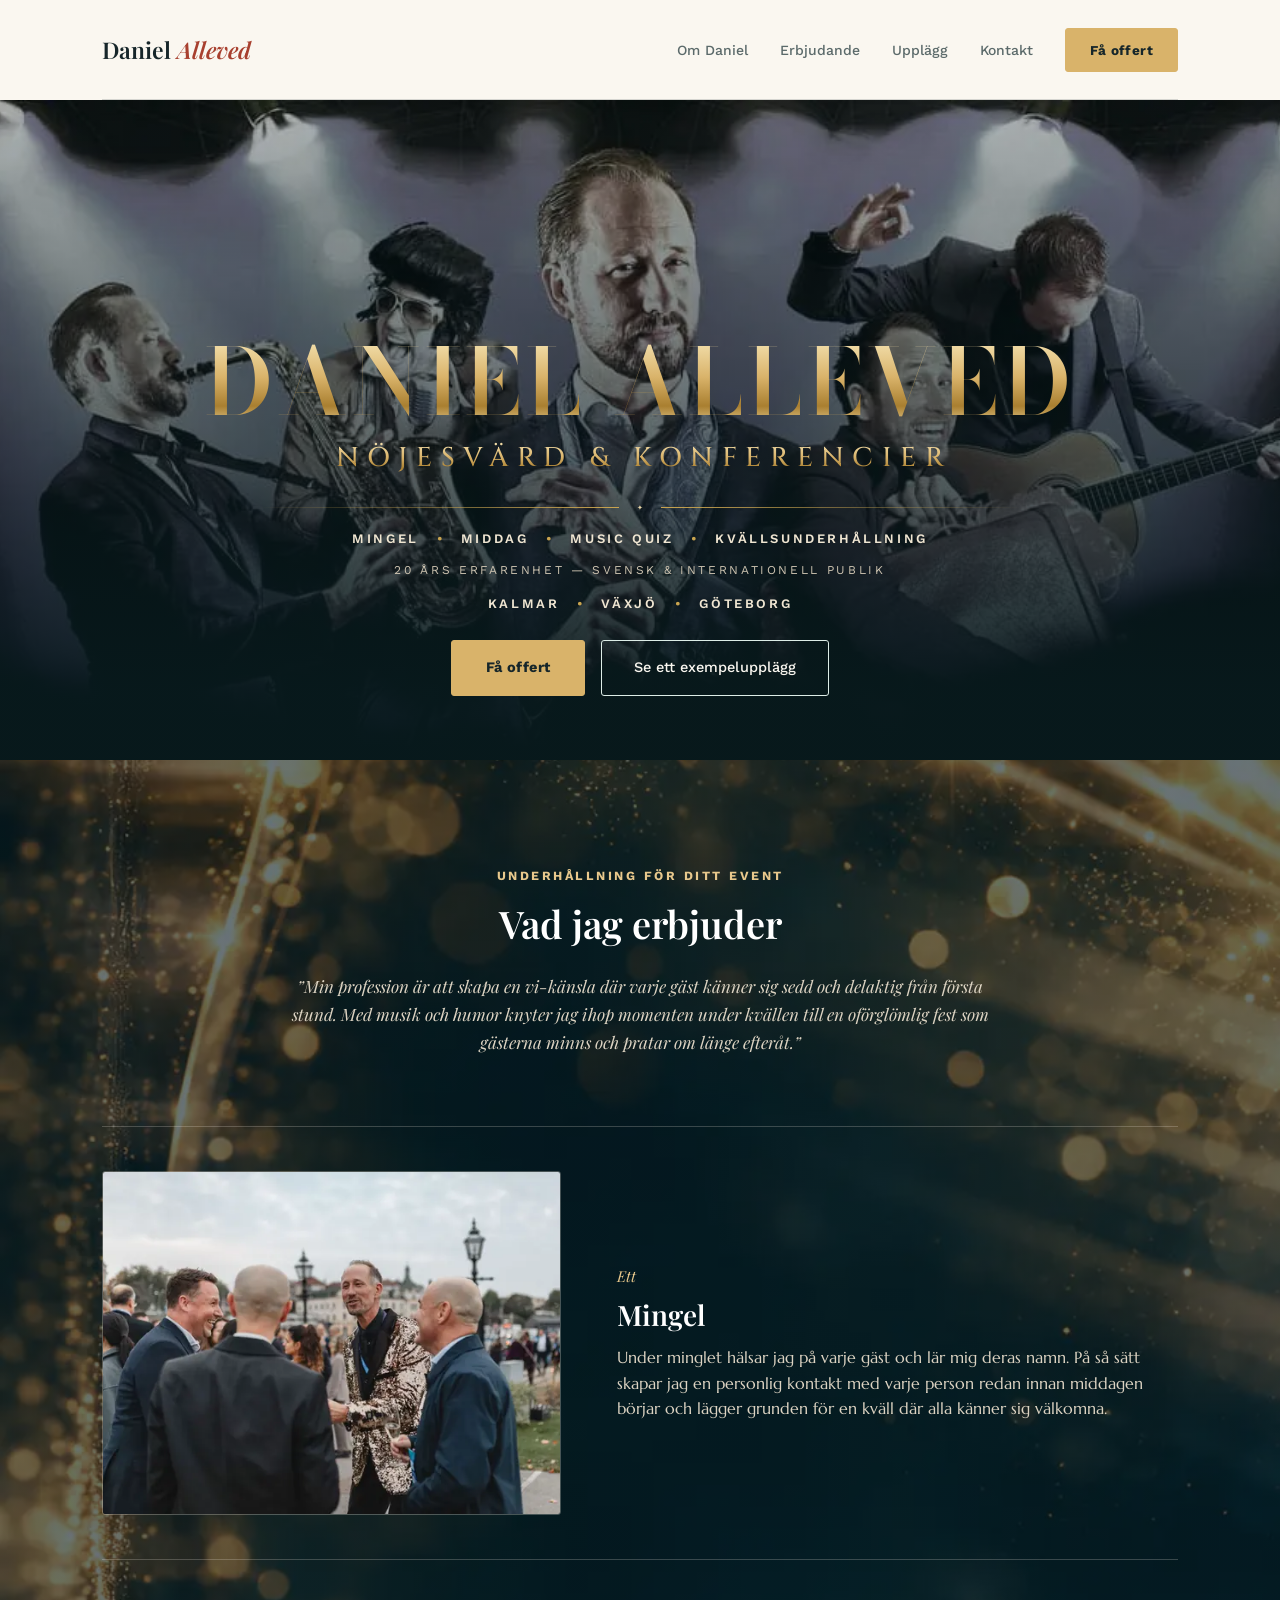
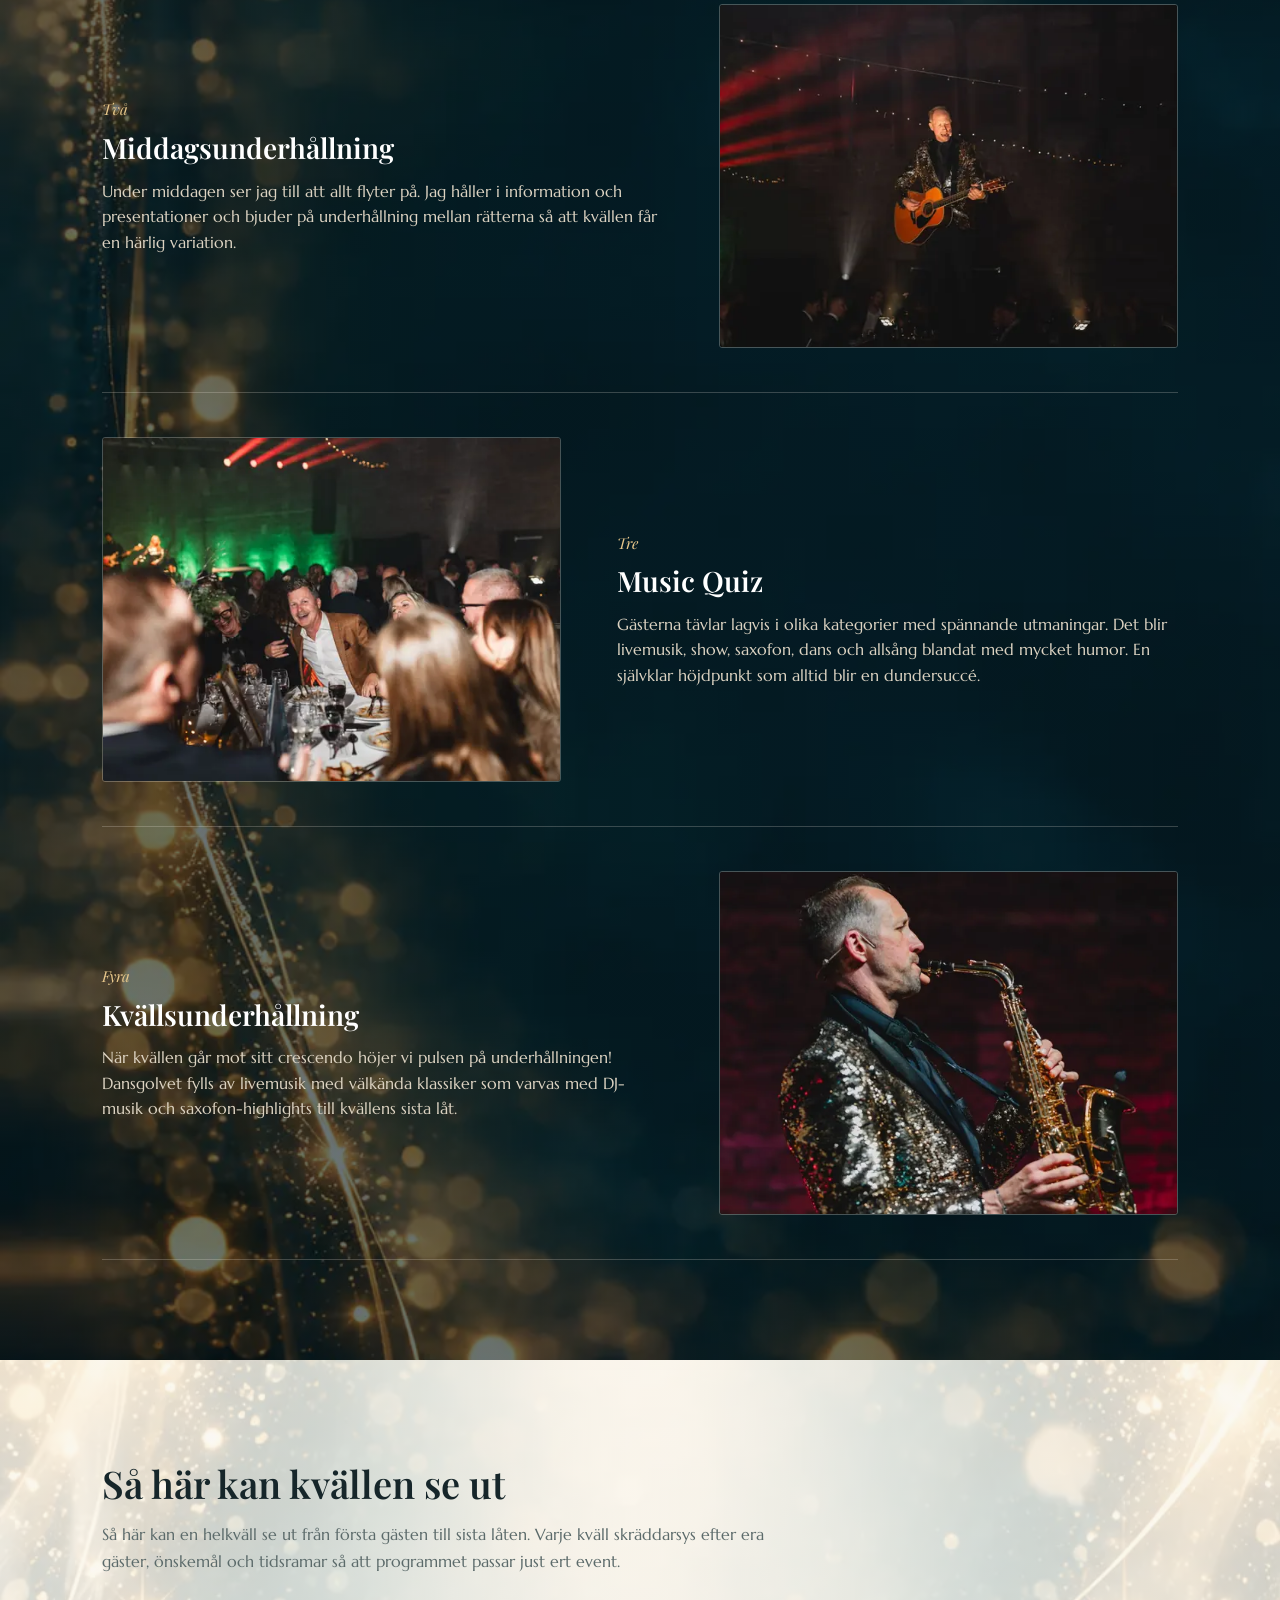
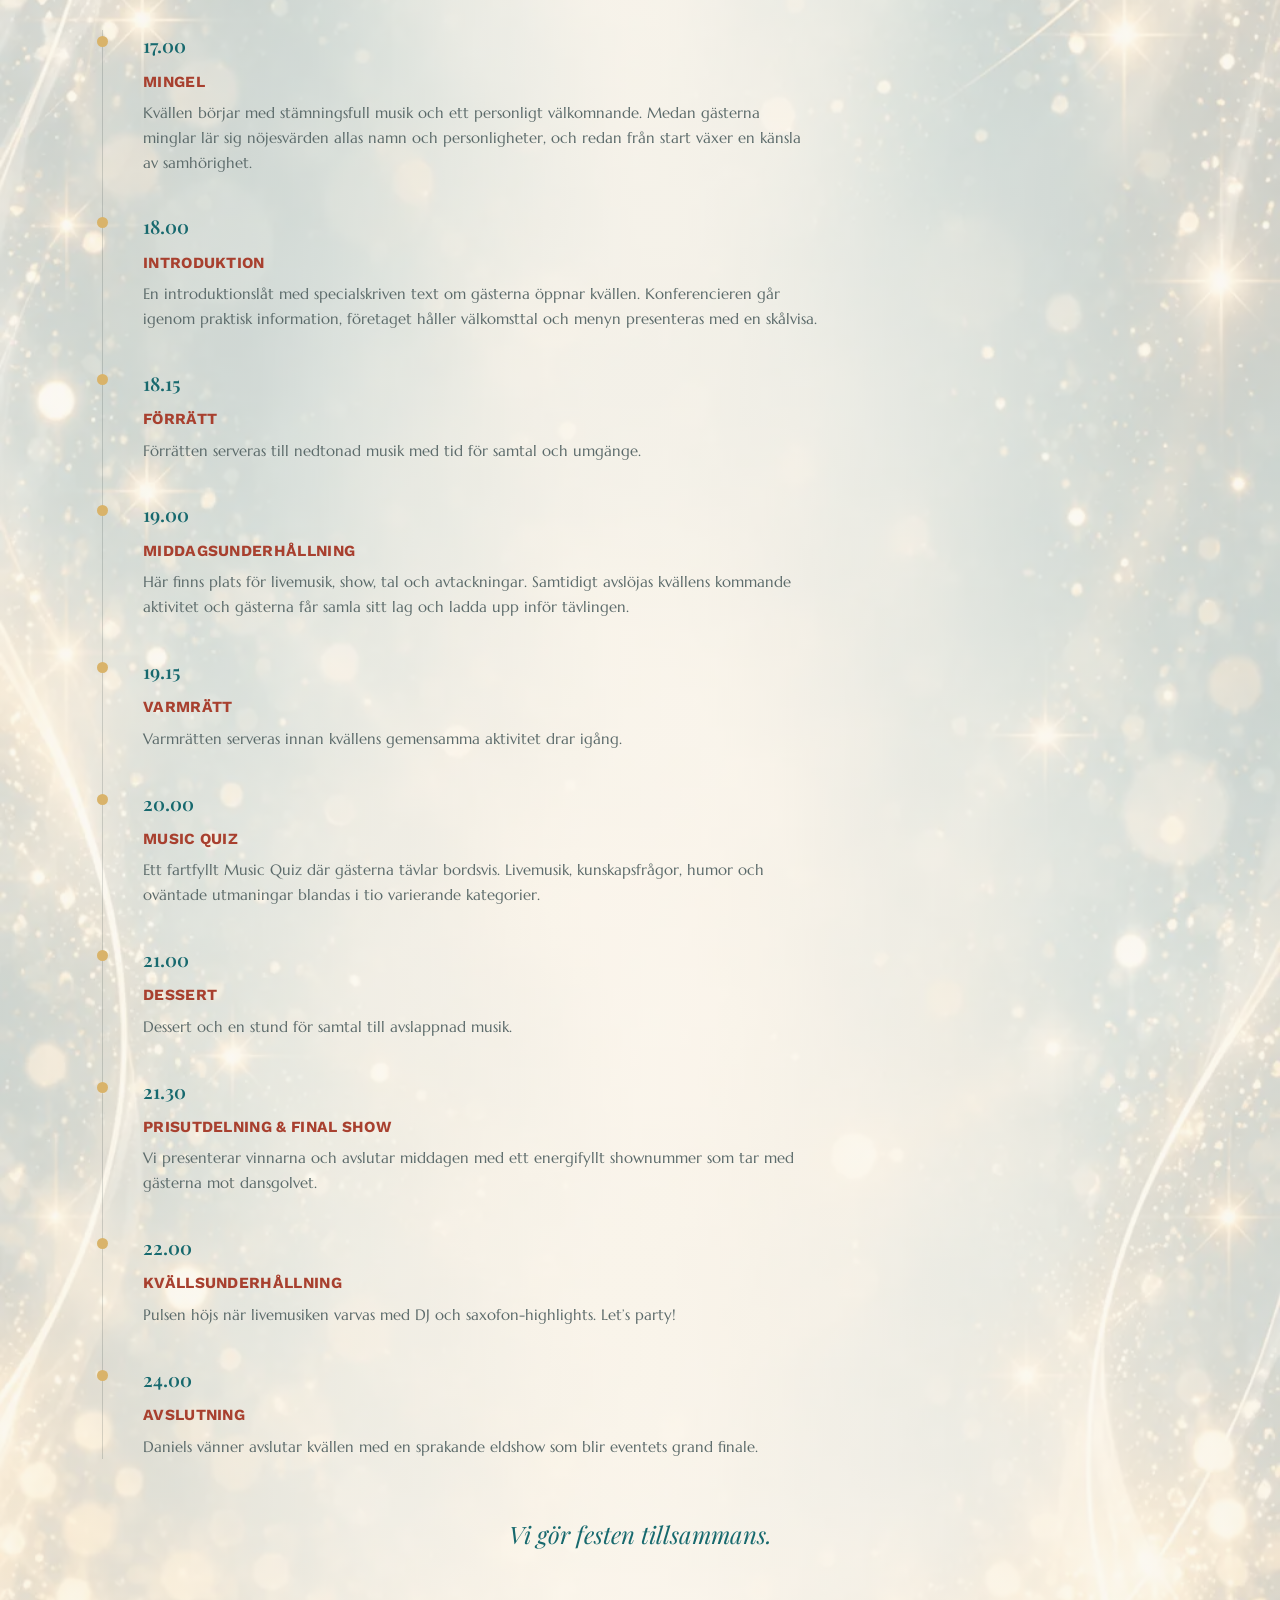
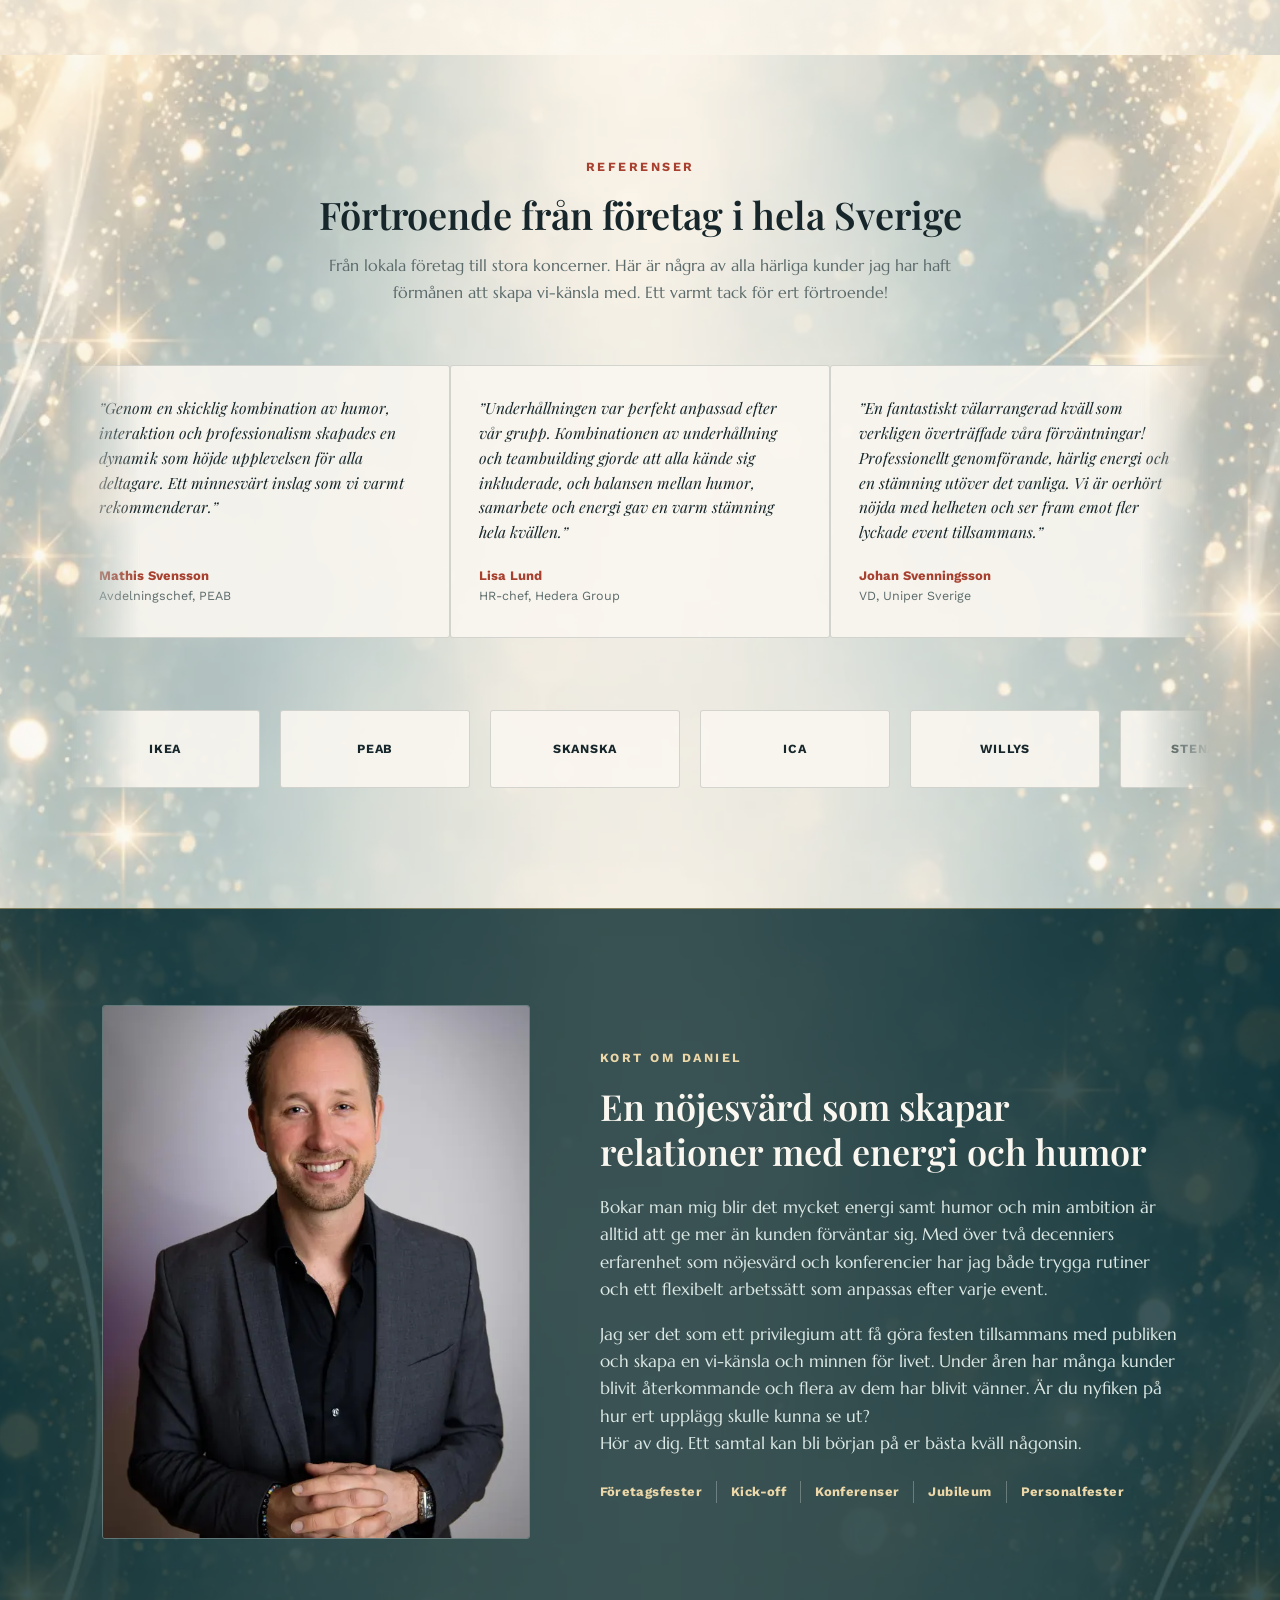
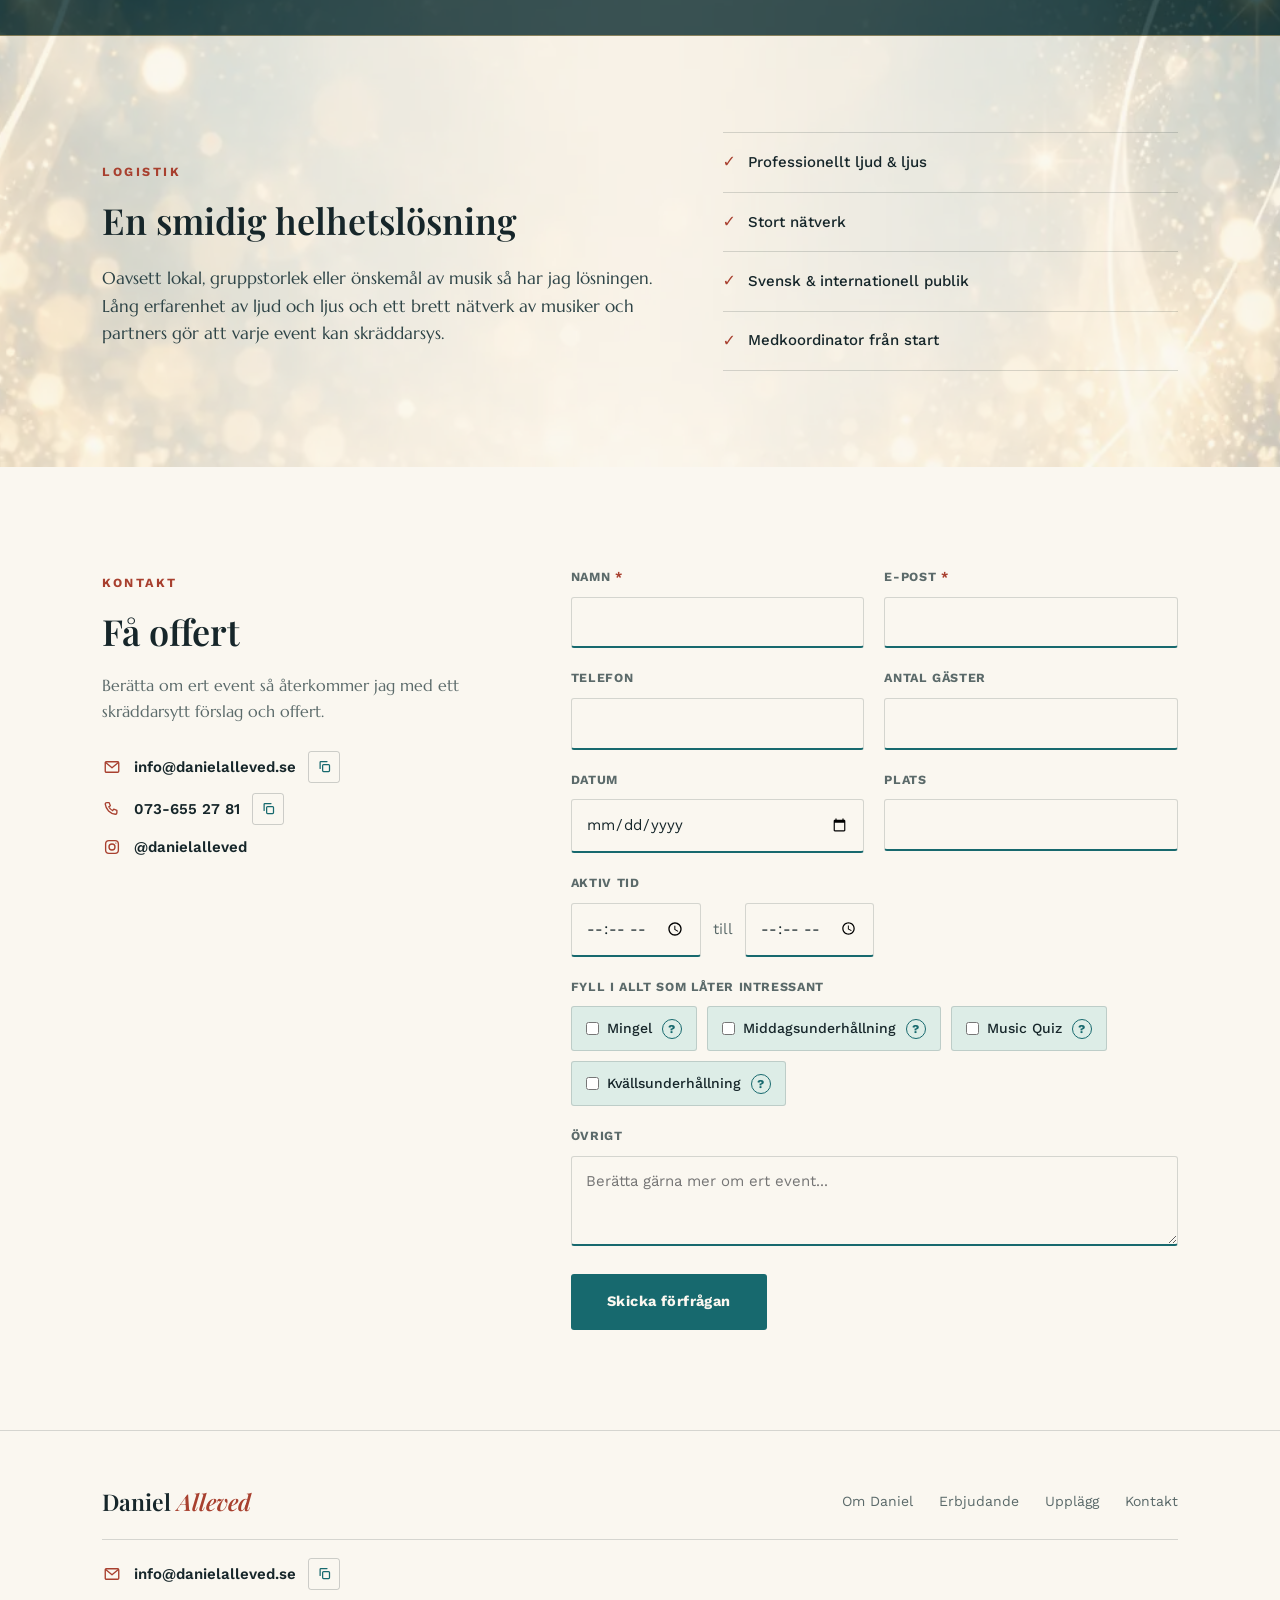
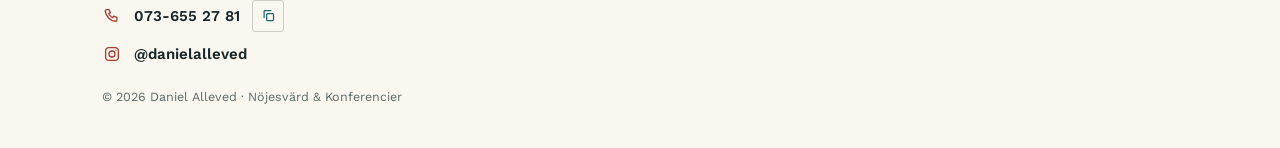
<file: index.html>
<!DOCTYPE html>
<html lang="sv">
<head>
  <meta charset="utf-8">
  <meta name="viewport" content="width=device-width, initial-scale=1, viewport-fit=cover">
  <title>Nöjesvärd &amp; konferencier för företagsfester | Daniel Alleved</title>
  <meta name="description" content="Boka Daniel Alleved som nöjesvärd och konferencier till personalfest, kick-off eller konferens. Mingel, middagsunderhållning, Music Quiz och livemusik. 20 års erfarenhet.">
  <meta name="robots" content="index, follow, max-image-preview:large">
  <meta name="author" content="Daniel Alleved">
  <meta name="theme-color" content="#0B2B33">
  <link rel="canonical" href="https://danielalleved.se/">

  <meta property="og:type" content="website">
  <meta property="og:locale" content="sv_SE">
  <meta property="og:site_name" content="Daniel Alleved">
  <meta property="og:title" content="Daniel Alleved – Nöjesvärd &amp; Konferencier">
  <meta property="og:description" content="Nöjesvärd och konferencier med 20 års erfarenhet av att skapa en vi-känsla på personalfester, kick-offer och konferenser.">
  <meta property="og:url" content="https://danielalleved.se/">
  <meta property="og:image" content="https://danielalleved.se/assets/img/og-image.jpg">
  <meta property="og:image:width" content="1200">
  <meta property="og:image:height" content="630">
  <meta property="og:image:alt" content="Daniel Alleved med band på scen">
  <meta name="twitter:card" content="summary_large_image">
  <meta name="twitter:title" content="Daniel Alleved – Nöjesvärd &amp; Konferencier">
  <meta name="twitter:description" content="Nöjesvärd och konferencier till personalfest, kick-off och konferens.">

  <link rel="icon" href="assets/favicon.svg" type="image/svg+xml">
  <link rel="icon" href="assets/favicon-48.png" type="image/png" sizes="48x48">
  <link rel="apple-touch-icon" href="assets/apple-touch-icon.png">
  <link rel="preconnect" href="https://fonts.googleapis.com">
  <link rel="preconnect" href="https://fonts.gstatic.com" crossorigin>
  <link rel="stylesheet" href="https://fonts.googleapis.com/css2?family=Playfair+Display:ital,wght@0,500;0,600;0,700;1,500&amp;family=Bodoni+Moda:wght@600&amp;family=Cinzel:wght@500&amp;family=Marcellus&amp;family=Work+Sans:wght@400;500;600;700&amp;display=swap">
  <link rel="preload" as="image" href="assets/img/hero-temp-960.webp" fetchpriority="high">
  <!-- ?v=dev byts mot commit-id vid uppladdning till Loopia, så att besökare alltid får senaste CSS/JS -->
  <link rel="stylesheet" href="css/tokens.css?v=dev">
  <link rel="stylesheet" href="css/style.css?v=dev">

  <script type="application/ld+json">
  {
    "@context": "https://schema.org",
    "@graph": [
      {
        "@type": "WebSite",
        "@id": "https://danielalleved.se/#website",
        "url": "https://danielalleved.se/",
        "name": "Daniel Alleved",
        "inLanguage": "sv-SE"
      },
      {
        "@type": "Person",
        "@id": "https://danielalleved.se/#daniel",
        "name": "Daniel Alleved",
        "jobTitle": "Nöjesvärd och konferencier",
        "url": "https://danielalleved.se/",
        "image": "https://danielalleved.se/assets/img/daniel-portratt-1000.webp",
        "sameAs": ["https://www.instagram.com/danielalleved/"]
      },
      {
        "@type": "EntertainmentBusiness",
        "@id": "https://danielalleved.se/#business",
        "name": "Daniel Alleved – Nöjesvärd & Konferencier",
        "url": "https://danielalleved.se/",
        "image": "https://danielalleved.se/assets/img/og-image.jpg",
        "email": "info@danielalleved.se",
        "telephone": "+46736552781",
        "description": "Nöjesvärd och konferencier för personalfester, kick-offer, konferenser och jubileum. Mingel, middagsunderhållning, Music Quiz och kvällsunderhållning med livemusik.",
        "areaServed": [
          { "@type": "City", "name": "Kalmar" },
          { "@type": "City", "name": "Växjö" },
          { "@type": "City", "name": "Göteborg" },
          { "@type": "Country", "name": "Sverige" }
        ],
        "founder": { "@id": "https://danielalleved.se/#daniel" },
        "sameAs": ["https://www.instagram.com/danielalleved/"],
        "hasOfferCatalog": {
          "@type": "OfferCatalog",
          "name": "Underhållning för företagsevent",
          "itemListElement": [
            { "@type": "Offer", "itemOffered": { "@type": "Service", "name": "Mingel med nöjesvärd" } },
            { "@type": "Offer", "itemOffered": { "@type": "Service", "name": "Middagsunderhållning och konferencier" } },
            { "@type": "Offer", "itemOffered": { "@type": "Service", "name": "Music Quiz" } },
            { "@type": "Offer", "itemOffered": { "@type": "Service", "name": "Kvällsunderhållning med livemusik" } }
          ]
        }
      }
    ]
  }
  </script>
  <script defer src="js/main.js?v=dev"></script>
</head>
<body>
  <a class="skip-link" href="#main">Hoppa till innehållet</a>

  <!-- ============ NAVIGATION ============ -->
  <header class="site-header">
    <div class="site-header__bar container">
      <a href="#top" class="logo">Daniel <span>Alleved</span></a>

      <ul class="nav-desktop">
        <li><a href="#om-daniel">Om Daniel</a></li>
        <li><a href="#erbjudande">Erbjudande</a></li>
        <li><a href="#upplagg">Upplägg</a></li>
        <li><a href="#kontakt">Kontakt</a></li>
      </ul>
      <a href="#kontakt" class="btn btn--gold btn--sm nav-cta">Få offert</a>

      <button type="button" class="menu-toggle" aria-expanded="false" aria-controls="mobilmeny" aria-label="Öppna meny">
        <svg class="icon-open" aria-hidden="true" width="24" height="24" viewBox="0 0 24 24" fill="none" stroke="currentColor" stroke-width="1.8" stroke-linecap="round"><path d="M4 7h16M4 12h16M4 17h16"/></svg>
        <svg class="icon-close" aria-hidden="true" width="24" height="24" viewBox="0 0 24 24" fill="none" stroke="currentColor" stroke-width="1.8" stroke-linecap="round"><path d="M6 6l12 12M18 6L6 18"/></svg>
      </button>
    </div>

    <nav id="mobilmeny" class="nav-mobile" aria-label="Huvudmeny" hidden>
      <ul>
        <li><a href="#erbjudande">Erbjudande</a></li>
        <li><a href="#upplagg">Upplägg</a></li>
        <li><a href="#referenser">Referenser</a></li>
        <li><a href="#om-daniel">Om Daniel</a></li>
        <li><a href="#kontakt">Kontakt</a></li>
      </ul>
      <a href="#kontakt" class="btn btn--gold btn--block">Få offert</a>
    </nav>
  </header>

  <main id="main">
    <!-- ============ HERO ============ -->
    <!-- När videon finns: ersätt <img> med
         <video autoplay muted loop playsinline poster="assets/img/hero-temp-960.webp"><source src="..." type="video/mp4"></video>
         -->
    <section id="top" class="hero">
      <img class="hero__media" src="assets/img/hero-temp-960.webp" width="960" height="450" alt="Daniel Alleved som nöjesvärd" fetchpriority="high">
      <div class="hero__overlay" aria-hidden="true"></div>

      <div class="hero__content">
        <h1 class="hero__heading">
          <span class="hero__name">Daniel Alleved</span><span class="visually-hidden"> – </span>
          <span class="hero__title">Nöjesvärd &amp; Konferencier</span>
        </h1>
        <div class="ornament" aria-hidden="true"><span></span><i>✦</i><span></span></div>
        <ul class="hero__services">
          <li>Mingel</li>
          <li>Middag</li>
          <li>Music Quiz</li>
          <li>Kvällsunderhållning</li>
        </ul>
        <p class="hero__exp">20 års erfarenhet<span class="d-only"> — </span><br class="m-only">svensk &amp; internationell publik</p>
        <ul class="hero__services hero__cities" aria-label="Orter">
          <li>Kalmar</li>
          <li>Växjö</li>
          <li>Göteborg</li>
        </ul>
        <div class="hero__actions">
          <a href="#kontakt" class="btn btn--gold btn--lg">Få offert</a>
          <a href="#upplagg" class="btn btn--ghost-light btn--lg">Se ett exempelupplägg</a>
        </div>
      </div>
    </section>

    <!-- ============ VAD JAG ERBJUDER ============ -->
    <section id="erbjudande" class="section offer-section">
      <div class="container">
        <header class="section-head section-head--center">
          <span class="eyebrow eyebrow--gold">Underhållning för ditt event</span>
          <h2>Vad jag erbjuder</h2>
        </header>
        <p class="offer-quote">”Min profession är att skapa en vi-känsla där varje gäst känner sig sedd och delaktig från första stund. Med musik och humor knyter jag ihop momenten under kvällen till en oförglömlig fest som gästerna minns och pratar om länge efteråt.”</p>

        <div class="offers">
          <article class="offer">
            <div class="offer__media">
              <img src="assets/img/mingel-utomhus-600.webp" srcset="assets/img/mingel-utomhus-600.webp 600w, assets/img/mingel-utomhus-1000.webp 1000w" sizes="(max-width: 820px) 100vw, 480px" width="1000" height="666" loading="lazy" alt="Daniel Alleved minglar med gäster utomhus">
              <span class="offer__badge" aria-hidden="true">Ett</span>
            </div>
            <div class="offer__body">
              <span class="offer__num">Ett</span>
              <h3>Mingel</h3>
              <p>Under minglet hälsar jag på varje gäst och lär mig deras namn. På så sätt skapar jag en personlig kontakt med varje person redan innan middagen börjar och lägger grunden för en kväll där alla känner sig välkomna.</p>
            </div>
          </article>

          <article class="offer offer--rev">
            <div class="offer__media">
              <img src="assets/img/gitarr-scen-600.webp" srcset="assets/img/gitarr-scen-600.webp 600w, assets/img/gitarr-scen-1000.webp 1000w" sizes="(max-width: 820px) 100vw, 480px" width="1000" height="667" loading="lazy" alt="Daniel Alleved sjunger och spelar gitarr bland borden under middagen">
              <span class="offer__badge" aria-hidden="true">Två</span>
            </div>
            <div class="offer__body">
              <span class="offer__num">Två</span>
              <h3>Middagsunderhållning</h3>
              <p>Under middagen ser jag till att allt flyter på. Jag håller i information och presentationer och bjuder på underhållning mellan rätterna så att kvällen får en härlig variation.</p>
            </div>
          </article>

          <article class="offer">
            <div class="offer__media">
              <img src="assets/img/middag-bord-600.webp" srcset="assets/img/middag-bord-600.webp 600w, assets/img/middag-bord-1000.webp 1000w" sizes="(max-width: 820px) 100vw, 480px" width="1000" height="667" loading="lazy" alt="Glada gäster vid borden under Music Quiz medan bandet spelar i bakgrunden">
              <span class="offer__badge" aria-hidden="true">Tre</span>
            </div>
            <div class="offer__body">
              <span class="offer__num">Tre</span>
              <h3>Music Quiz</h3>
              <p>Gästerna tävlar lagvis i olika kategorier med spännande utmaningar. Det blir livemusik, show, saxofon, dans och allsång blandat med mycket humor. En självklar höjdpunkt som alltid blir en dundersuccé.</p>
            </div>
          </article>

          <article class="offer offer--rev">
            <div class="offer__media">
              <img src="assets/img/saxofon-liggande-600.webp" srcset="assets/img/saxofon-liggande-600.webp 600w, assets/img/saxofon-liggande-1000.webp 1000w" sizes="(max-width: 820px) 100vw, 480px" width="1000" height="750" loading="lazy" alt="Daniel Alleved spelar saxofon i paljettkavaj under kvällsunderhållningen">
              <span class="offer__badge" aria-hidden="true">Fyra</span>
            </div>
            <div class="offer__body">
              <span class="offer__num">Fyra</span>
              <h3>Kvällsunderhållning</h3>
              <p>När kvällen går mot sitt crescendo höjer vi pulsen på underhållningen!<br>Dansgolvet fylls av livemusik med välkända klassiker som varvas med DJ-musik och saxofon-highlights till kvällens sista låt.</p>
            </div>
          </article>
        </div>
      </div>
    </section>

    <!-- ============ EXEMPELUPPLÄGG ============ -->
    <section id="upplagg" class="section plan-section">
      <div class="container">
        <header class="section-head plan-head">
          <h2>Så här kan kvällen se ut</h2>
          <p>Så här kan en helkväll se ut från första gästen till sista låten. Varje kväll skräddarsys efter era gäster, önskemål och tidsramar så att programmet passar just ert event.</p>
        </header>

        <ol class="timeline">
          <li>
            <div class="timeline__head"><span class="timeline__time">17.00</span><h3>Mingel</h3></div>
            <p>Kvällen börjar med stämningsfull musik och ett personligt välkomnande. Medan gästerna minglar lär sig nöjesvärden allas namn och personligheter, och redan från start växer en känsla av samhörighet.</p>
          </li>
          <li>
            <div class="timeline__head"><span class="timeline__time">18.00</span><h3>Introduktion</h3></div>
            <p>En introduktionslåt med specialskriven text om gästerna öppnar kvällen. Konferencieren går igenom praktisk information, företaget håller välkomsttal och menyn presenteras med en skålvisa.</p>
          </li>
          <li>
            <div class="timeline__head"><span class="timeline__time">18.15</span><h3>Förrätt</h3></div>
            <p><span class="d-only">Förrätten serveras till nedtonad musik med tid för samtal och umgänge.</span><span class="m-only">Serveras till nedtonad musik med tid för samtal.</span></p>
          </li>
          <li>
            <div class="timeline__head"><span class="timeline__time">19.00</span><h3>Middagsunderhållning</h3></div>
            <p>Här finns plats för livemusik, show, tal och avtackningar. Samtidigt avslöjas kvällens kommande aktivitet och gästerna får samla sitt lag och ladda upp inför tävlingen.</p>
          </li>
          <li>
            <div class="timeline__head"><span class="timeline__time">19.15</span><h3>Varmrätt</h3></div>
            <p><span class="d-only">Varmrätten serveras innan kvällens gemensamma aktivitet drar igång.</span><span class="m-only">Serveras innan kvällens gemensamma aktivitet drar igång.</span></p>
          </li>
          <li>
            <div class="timeline__head"><span class="timeline__time">20.00</span><h3>Music Quiz</h3></div>
            <p><span class="d-only">Ett fartfyllt Music Quiz där gästerna tävlar bordsvis. Livemusik, kunskapsfrågor, humor och oväntade utmaningar blandas i tio varierande kategorier.</span><span class="m-only">Gästerna tävlar bordsvis i tio kategorier – livemusik, kunskap, humor och oväntade utmaningar.</span></p>
          </li>
          <li>
            <div class="timeline__head"><span class="timeline__time">21.00</span><h3>Dessert</h3></div>
            <p><span class="d-only">Dessert och en stund för samtal till avslappnad musik.</span><span class="m-only">En stund för samtal till avslappnad musik.</span></p>
          </li>
          <li>
            <div class="timeline__head"><span class="timeline__time">21.30</span><h3>Prisutdelning &amp; final show</h3></div>
            <p><span class="d-only">Vi presenterar vinnarna och avslutar middagen med ett energifyllt shownummer som tar med gästerna mot dansgolvet.</span><span class="m-only">Vinnarna koras och ett energifyllt shownummer tar gästerna mot dansgolvet.</span></p>
          </li>
          <li>
            <div class="timeline__head"><span class="timeline__time">22.00</span><h3>Kvällsunderhållning</h3></div>
            <p>Pulsen höjs när livemusiken varvas med DJ och saxofon-highlights. Let’s party!</p>
          </li>
          <li class="timeline__last">
            <div class="timeline__head"><span class="timeline__time">24.00</span><h3>Avslutning</h3></div>
            <p>Daniels vänner avslutar kvällen med en sprakande eldshow som blir eventets grand finale.</p>
          </li>
        </ol>

        <p class="plan-outro">Vi gör festen tillsammans.</p>
      </div>
    </section>

    <div class="refs-bg">
      <!-- ============ REFERENSER ============ -->
      <section id="referenser" class="section refs-section">
        <div class="container">
          <header class="section-head section-head--center refs-head">
            <span class="eyebrow">Referenser</span>
            <h2>Förtroende från företag i hela Sverige</h2>
            <p>Från lokala företag till stora koncerner. Här är några av alla härliga kunder jag har haft förmånen att skapa vi-känsla med. Ett varmt tack för ert förtroende!</p>
          </header>

          <!-- Byt ut platshållarna mot riktiga referenser. Lägg till/ta bort <figure> fritt. -->
          <div class="marquee quotes" data-marquee>
            <div class="marquee__track">
              <figure class="quote-card">
                <blockquote>”Genom en skicklig kombination av humor, interaktion och professionalism skapades en dynamik som höjde upplevelsen för alla deltagare. Ett minnesvärt inslag som vi varmt rekommenderar.”</blockquote>
                <figcaption><strong>Mathis Svensson</strong><span>Avdelningschef, PEAB</span></figcaption>
              </figure>
              <figure class="quote-card">
                <blockquote>”Underhållningen var perfekt anpassad efter vår grupp. Kombinationen av underhållning och teambuilding gjorde att alla kände sig inkluderade, och balansen mellan humor, samarbete och energi gav en varm stämning hela kvällen.”</blockquote>
                <figcaption><strong>Lisa Lund</strong><span>HR-chef, Hedera Group</span></figcaption>
              </figure>
              <figure class="quote-card">
                <blockquote>”En fantastiskt välarrangerad kväll som verkligen överträffade våra förväntningar! Professionellt genomförande, härlig energi och en stämning utöver det vanliga. Vi är oerhört nöjda med helheten och ser fram emot fler lyckade event tillsammans.”</blockquote>
                <figcaption><strong>Johan Svenningsson</strong><span>VD, Uniper Sverige</span></figcaption>
              </figure>
              <figure class="quote-card">
                <blockquote>”Ni förgyllde verkligen våra chefsdagar! Med en imponerande förmåga att memorera deltagarnas namn och ett personligt engagemang skapade ni en härlig stämning och en upplevelse utöver det vanliga. Stort tack för en mycket uppskattad insats. På återseende!”</blockquote>
                <figcaption><strong>Linda Elmgren</strong><span>Distriktschef, Skanska</span></figcaption>
              </figure>
              <figure class="quote-card">
                <blockquote>”En riktigt lyckad kväll på Ekerum! Med musikalisk fingertoppskänsla, energi och humor satte ni pricken över i:et på vår årliga golftävling på Öland. Ett uppskattat inslag som gav kvällen det lilla extra!”</blockquote>
                <figcaption><strong>Simon Israelsson</strong><span>VD, Hansa Bygg</span></figcaption>
              </figure>
              <figure class="quote-card">
                <blockquote>”Vilken kväll! Vår sommarfest blev en riktig höjdpunkt för personalen. Med ett engagerande Music Quiz, fartfylld show och härlig energi skapade ni en kväll fylld av glädje och gemenskap. Ett fantastiskt arrangemang från början till slut!”</blockquote>
                <figcaption><strong>Madlen Frisk Eliasson</strong><span>Varuhuschef, IKEA</span></figcaption>
              </figure>
            </div>
          </div>
          <div class="carousel-dots" aria-hidden="true"></div>

          <div class="marquee marquee--rev clients" data-marquee>
            <ul class="marquee__track" aria-label="Kunder">
              <li>IKEA</li>
              <li>PEAB</li>
              <li>Skanska</li>
              <li>ICA</li>
              <li>Willys</li>
              <li>Stena Bulk</li>
              <li>Green Cargo</li>
              <li>OKG</li>
              <li>Kalmar Energi</li>
              <li>Växjö Energi</li>
              <li>Hansa Bygg</li>
              <li>Gustavsberg AB</li>
              <li>Hedera Group</li>
              <li>Kretslopp Sydost</li>
              <li>Multi-Bygg</li>
              <li>Straumann AB</li>
            </ul>
          </div>
        </div>
      </section>

      <!-- ============ OM DANIEL ============ -->
      <section id="om-daniel" class="about">
        <div class="about__inner container">
          <img class="about__img" src="assets/img/daniel-portratt-600.webp" srcset="assets/img/daniel-portratt-600.webp 600w, assets/img/daniel-portratt-1000.webp 1000w" sizes="(max-width: 820px) 100vw, 420px" width="1000" height="1250" loading="lazy" alt="Porträtt av Daniel Alleved">
          <div class="about__body">
            <span class="eyebrow eyebrow--gold-light">Kort om Daniel</span>
            <h2>En nöjesvärd som skapar relationer med energi och humor</h2>
            <p>Bokar man mig blir det mycket energi samt humor och min ambition är alltid att ge mer än kunden förväntar sig. Med över två decenniers erfarenhet som nöjesvärd och konferencier har jag både trygga rutiner och ett flexibelt arbetssätt som anpassas efter varje event.</p>
            <p>Jag ser det som ett privilegium att få göra festen tillsammans med publiken och skapa en vi-känsla och minnen för livet. Under åren har många kunder blivit återkommande och flera av dem har blivit vänner. Är du nyfiken på hur ert upplägg skulle kunna se ut?<br>Hör av dig. Ett samtal kan bli början på er bästa kväll någonsin.</p>
            <ul class="tags">
              <li>Företagsfester</li>
              <li>Kick-off</li>
              <li>Konferenser</li>
              <li>Jubileum</li>
              <li>Personalfester</li>
            </ul>
          </div>
        </div>
      </section>

      <!-- ============ LOGISTIK ============ -->
      <section class="section logistics" aria-labelledby="logistik-rubrik">
        <div class="logistics__inner container">
          <div>
            <span class="eyebrow">Logistik</span>
            <h2 id="logistik-rubrik">En smidig helhetslösning</h2>
            <p>Oavsett lokal, gruppstorlek eller önskemål av musik så har jag lösningen. Lång erfarenhet av ljud och ljus och ett brett nätverk av musiker och partners gör att varje event kan skräddarsys.</p>
          </div>
          <ul class="checklist">
            <li>Professionellt ljud &amp; ljus</li>
            <li>Stort nätverk</li>
            <li>Svensk &amp; internationell publik</li>
            <li>Medkoordinator från start</li>
          </ul>
        </div>
      </section>
    </div>

    <!-- ============ KONTAKT ============ -->
    <section id="kontakt" class="section contact">
      <div class="contact__inner container">
        <div class="contact__info">
          <span class="eyebrow">Kontakt</span>
          <h2>Få offert</h2>
          <p class="contact__lead">Berätta om ert event så återkommer jag med ett skräddarsytt förslag och offert.</p>

          <div class="quick-actions m-only">
            <a href="tel:+46736552781" class="btn btn--outline-teal btn--block">
              <svg aria-hidden="true" width="18" height="18" viewBox="0 0 24 24" fill="none" stroke="currentColor" stroke-width="1.8" stroke-linecap="round" stroke-linejoin="round"><path d="M5 3.5h3.2l1.6 4.2-2.1 1.4a11 11 0 0 0 5.2 5.2l1.4-2.1 4.2 1.6V17a2 2 0 0 1-2 2A15.5 15.5 0 0 1 3 5.5a2 2 0 0 1 2-2z"/></svg>Ring</a>
            <a href="mailto:info@danielalleved.se" class="btn btn--outline-teal btn--block">
              <svg aria-hidden="true" width="18" height="18" viewBox="0 0 24 24" fill="none" stroke="currentColor" stroke-width="1.8" stroke-linecap="round" stroke-linejoin="round"><rect x="3" y="5" width="18" height="14" rx="1.5"/><path d="M3.5 6l8.5 7 8.5-7"/></svg>Mejla</a>
          </div>
          <div class="contact__compact m-only">
            <span>info@danielalleved.se · 073-655 27 81</span>
            <a href="https://www.instagram.com/danielalleved/" target="_blank" rel="noopener">@danielalleved på Instagram</a>
          </div>

          <ul class="contact-list d-only">
            <li>
              <svg class="contact-list__icon" aria-hidden="true" width="18" height="18" viewBox="0 0 24 24" fill="none" stroke="currentColor" stroke-width="1.8" stroke-linecap="round" stroke-linejoin="round"><rect x="3" y="5" width="18" height="14" rx="1.5"/><path d="M3.5 6l8.5 7 8.5-7"/></svg>
              <a href="mailto:info@danielalleved.se">info@danielalleved.se</a>
              <button type="button" class="copy-btn" data-copy="info@danielalleved.se" title="Kopiera e-post" aria-label="Kopiera e-post">
                <svg class="copy-btn__idle" aria-hidden="true" width="15" height="15" viewBox="0 0 24 24" fill="none" stroke="currentColor" stroke-width="2" stroke-linecap="round" stroke-linejoin="round"><rect x="9" y="9" width="11" height="11" rx="1.5"/><path d="M5 15V5a1 1 0 0 1 1-1h10"/></svg>
                <svg class="copy-btn__done" aria-hidden="true" width="15" height="15" viewBox="0 0 24 24" fill="none" stroke="currentColor" stroke-width="2.4" stroke-linecap="round" stroke-linejoin="round"><path d="M5 12.5l4.5 4.5L19 7.5"/></svg>
              </button>
            </li>
            <li>
              <svg class="contact-list__icon" aria-hidden="true" width="18" height="18" viewBox="0 0 24 24" fill="none" stroke="currentColor" stroke-width="1.8" stroke-linecap="round" stroke-linejoin="round"><path d="M5 3.5h3.2l1.6 4.2-2.1 1.4a11 11 0 0 0 5.2 5.2l1.4-2.1 4.2 1.6V17a2 2 0 0 1-2 2A15.5 15.5 0 0 1 3 5.5a2 2 0 0 1 2-2z"/></svg>
              <a href="tel:+46736552781">073-655 27 81</a>
              <button type="button" class="copy-btn" data-copy="073-655 27 81" title="Kopiera telefonnummer" aria-label="Kopiera telefonnummer">
                <svg class="copy-btn__idle" aria-hidden="true" width="15" height="15" viewBox="0 0 24 24" fill="none" stroke="currentColor" stroke-width="2" stroke-linecap="round" stroke-linejoin="round"><rect x="9" y="9" width="11" height="11" rx="1.5"/><path d="M5 15V5a1 1 0 0 1 1-1h10"/></svg>
                <svg class="copy-btn__done" aria-hidden="true" width="15" height="15" viewBox="0 0 24 24" fill="none" stroke="currentColor" stroke-width="2.4" stroke-linecap="round" stroke-linejoin="round"><path d="M5 12.5l4.5 4.5L19 7.5"/></svg>
              </button>
            </li>
            <li>
              <svg class="contact-list__icon" aria-hidden="true" width="18" height="18" viewBox="0 0 24 24" fill="none" stroke="currentColor" stroke-width="1.8" stroke-linecap="round" stroke-linejoin="round"><rect x="3.5" y="3.5" width="17" height="17" rx="4.5"/><circle cx="12" cy="12" r="4"/><circle cx="17.2" cy="6.8" r="0.9" fill="currentColor" stroke="none"/></svg>
              <a href="https://www.instagram.com/danielalleved/" target="_blank" rel="noopener">@danielalleved</a>
            </li>
          </ul>
        </div>

        <div class="contact__form-wrap">
          <!-- Utan JavaScript skickas formuläret direkt till FormSubmit -->
          <form class="quote-form" id="offertformular" action="https://formsubmit.co/info@danielalleved.se" method="POST" novalidate>
            <!-- Fälla för spamrobotar: osynlig för besökare, FormSubmit kastar inskick där den är ifylld -->
            <input type="text" name="_honey" style="display:none" tabindex="-1" autocomplete="off">
            <div class="field">
              <label for="f-namn">Namn <span class="req" aria-hidden="true">*</span></label>
              <input id="f-namn" type="text" name="namn" autocomplete="name" required aria-describedby="f-namn-fel">
              <p class="field__error" id="f-namn-fel" hidden>Fyll i ditt namn.</p>
            </div>
            <div class="field">
              <label for="f-epost">E-post <span class="req" aria-hidden="true">*</span></label>
              <input id="f-epost" type="email" name="epost" autocomplete="email" inputmode="email" required aria-describedby="f-epost-fel">
              <p class="field__error" id="f-epost-fel" hidden>Fyll i en giltig e-postadress.</p>
            </div>
            <div class="field">
              <label for="f-telefon">Telefon</label>
              <input id="f-telefon" type="tel" name="telefon" autocomplete="tel">
            </div>
            <div class="field-pair">
              <div class="field">
                <label for="f-antal">Antal gäster</label>
                <input id="f-antal" type="number" name="antal" inputmode="numeric" min="1">
              </div>
              <div class="field">
                <label for="f-datum">Datum</label>
                <input id="f-datum" type="date" name="datum">
              </div>
            </div>
            <div class="field">
              <label for="f-plats">Plats</label>
              <input id="f-plats" type="text" name="plats">
            </div>
            <div class="field field--full">
              <label for="f-tid-fran">Aktiv tid</label>
              <div class="time-range">
                <input id="f-tid-fran" type="time" name="tid_fran" aria-label="Aktiv tid från">
                <span>till</span>
                <input type="time" name="tid_till" aria-label="Aktiv tid till">
              </div>
            </div>

            <fieldset class="field field--full choices">
              <legend>Fyll i allt som låter intressant</legend>
              <div class="choices__list">
                <div class="choice"><label><input type="checkbox" name="tjanster" value="Mingel">Mingel</label><button type="button" class="info-btn" data-info="mingel" aria-label="Mer info om mingel">?</button></div>
                <div class="choice"><label><input type="checkbox" name="tjanster" value="Middagsunderhållning">Middagsunderhållning</label><button type="button" class="info-btn" data-info="middag" aria-label="Mer info om middagsunderhållning">?</button></div>
                <div class="choice"><label><input type="checkbox" name="tjanster" value="Music Quiz">Music Quiz</label><button type="button" class="info-btn" data-info="quiz" aria-label="Mer info om Music Quiz">?</button></div>
                <div class="choice"><label><input type="checkbox" name="tjanster" value="Kvällsunderhållning">Kvällsunderhållning</label><button type="button" class="info-btn" data-info="kvall" aria-label="Mer info om kvällsunderhållning">?</button></div>
              </div>
            </fieldset>

            <div class="field field--full">
              <label for="f-ovrigt">Övrigt</label>
              <textarea id="f-ovrigt" name="ovrigt" placeholder="Berätta gärna mer om ert event..."></textarea>
            </div>
            <div class="field field--full">
              <button type="submit" class="btn btn--teal btn--submit">Skicka förfrågan</button>
              <p class="form-status" role="status" aria-live="polite"></p>
            </div>
          </form>

          <div class="form-thanks" id="tack" tabindex="-1" hidden>
            <span class="eyebrow">Tack!</span>
            <h3>Din förfrågan är skickad</h3>
            <p>Jag återkommer så snart jag kan med ett förslag och en offert. Har du bråttom? Ring mig på <a href="tel:+46736552781">073-655 27 81</a>.</p>
          </div>
        </div>
      </div>
    </section>
  </main>

  <!-- ============ FOOTER ============ -->
  <footer class="site-footer">
    <div class="container">
      <div class="site-footer__top">
        <a href="#top" class="logo">Daniel <span>Alleved</span></a>
        <ul class="site-footer__links">
          <li><a href="#om-daniel">Om Daniel</a></li>
          <li><a href="#erbjudande">Erbjudande</a></li>
          <li><a href="#upplagg">Upplägg</a></li>
          <li><a href="#kontakt">Kontakt</a></li>
        </ul>
      </div>
      <ul class="contact-list site-footer__contact d-only">
        <li>
          <svg class="contact-list__icon" aria-hidden="true" width="18" height="18" viewBox="0 0 24 24" fill="none" stroke="currentColor" stroke-width="1.8" stroke-linecap="round" stroke-linejoin="round"><rect x="3" y="5" width="18" height="14" rx="1.5"/><path d="M3.5 6l8.5 7 8.5-7"/></svg>
          <a href="mailto:info@danielalleved.se">info@danielalleved.se</a>
          <button type="button" class="copy-btn" data-copy="info@danielalleved.se" title="Kopiera e-post" aria-label="Kopiera e-post">
            <svg class="copy-btn__idle" aria-hidden="true" width="15" height="15" viewBox="0 0 24 24" fill="none" stroke="currentColor" stroke-width="2" stroke-linecap="round" stroke-linejoin="round"><rect x="9" y="9" width="11" height="11" rx="1.5"/><path d="M5 15V5a1 1 0 0 1 1-1h10"/></svg>
            <svg class="copy-btn__done" aria-hidden="true" width="15" height="15" viewBox="0 0 24 24" fill="none" stroke="currentColor" stroke-width="2.4" stroke-linecap="round" stroke-linejoin="round"><path d="M5 12.5l4.5 4.5L19 7.5"/></svg>
          </button>
        </li>
        <li>
          <svg class="contact-list__icon" aria-hidden="true" width="18" height="18" viewBox="0 0 24 24" fill="none" stroke="currentColor" stroke-width="1.8" stroke-linecap="round" stroke-linejoin="round"><path d="M5 3.5h3.2l1.6 4.2-2.1 1.4a11 11 0 0 0 5.2 5.2l1.4-2.1 4.2 1.6V17a2 2 0 0 1-2 2A15.5 15.5 0 0 1 3 5.5a2 2 0 0 1 2-2z"/></svg>
          <a href="tel:+46736552781">073-655 27 81</a>
          <button type="button" class="copy-btn" data-copy="073-655 27 81" title="Kopiera telefonnummer" aria-label="Kopiera telefonnummer">
            <svg class="copy-btn__idle" aria-hidden="true" width="15" height="15" viewBox="0 0 24 24" fill="none" stroke="currentColor" stroke-width="2" stroke-linecap="round" stroke-linejoin="round"><rect x="9" y="9" width="11" height="11" rx="1.5"/><path d="M5 15V5a1 1 0 0 1 1-1h10"/></svg>
            <svg class="copy-btn__done" aria-hidden="true" width="15" height="15" viewBox="0 0 24 24" fill="none" stroke="currentColor" stroke-width="2.4" stroke-linecap="round" stroke-linejoin="round"><path d="M5 12.5l4.5 4.5L19 7.5"/></svg>
          </button>
        </li>
        <li>
          <svg class="contact-list__icon" aria-hidden="true" width="18" height="18" viewBox="0 0 24 24" fill="none" stroke="currentColor" stroke-width="1.8" stroke-linecap="round" stroke-linejoin="round"><rect x="3.5" y="3.5" width="17" height="17" rx="4.5"/><circle cx="12" cy="12" r="4"/><circle cx="17.2" cy="6.8" r="0.9" fill="currentColor" stroke="none"/></svg>
          <a href="https://www.instagram.com/danielalleved/" target="_blank" rel="noopener">@danielalleved</a>
        </li>
      </ul>
      <p class="site-footer__copy">© <span data-year>2026</span> Daniel Alleved · Nöjesvärd &amp; Konferencier</p>
    </div>
  </footer>

  <!-- Fast CTA-bar (bara mobil) -->
  <div class="sticky-cta">
    <a href="tel:+46736552781" class="sticky-cta__call" aria-label="Ring Daniel">
      <svg aria-hidden="true" width="20" height="20" viewBox="0 0 24 24" fill="none" stroke="currentColor" stroke-width="1.8" stroke-linecap="round" stroke-linejoin="round"><path d="M5 3.5h3.2l1.6 4.2-2.1 1.4a11 11 0 0 0 5.2 5.2l1.4-2.1 4.2 1.6V17a2 2 0 0 1-2 2A15.5 15.5 0 0 1 3 5.5a2 2 0 0 1 2-2z"/></svg>
    </a>
    <a href="#kontakt" class="btn btn--gold btn--block">Få offert</a>
  </div>

  <!-- Info-modal för "?"-knapparna i formuläret -->
  <dialog class="info-modal" id="info-modal" aria-labelledby="info-title">
    <div class="info-modal__panel">
      <span class="info-modal__handle" aria-hidden="true"></span>
      <button type="button" class="info-modal__close" aria-label="Stäng">&times;</button>
      <span class="eyebrow">Mer info</span>
      <h3 id="info-title"></h3>
      <p id="info-text"></p>
    </div>
  </dialog>

  <p class="visually-hidden" id="copy-status" aria-live="polite"></p>
</body>
</html>
</file>
<file: css/tokens.css>
/* Daniel Alleved: design tokens (från designfilerna) */
/* Typsnitt (Google Fonts):
   https://fonts.googleapis.com/css2?family=Playfair+Display:ital,wght@0,500;0,600;0,700;1,500&family=Bodoni+Moda:wght@600&family=Cinzel:wght@500&family=Marcellus&family=Work+Sans:wght@400;500;600;700&display=swap */

:root {
  /* Ytor */
  --color-ivory: #FAF7F0;        /* sidbakgrund, ljusa sektioner */
  --color-sand: #EFE9DC;         /* referensbakgrund (under bild) */
  --color-mint: #DDEDE7;         /* checkbox-chips i formuläret */
  --color-navy: #0B2B33;         /* mörka sektioner, mobil-footer */
  --color-navy-deep: #081A1D;    /* hero-overlay (rgba 0.32–0.96) */
  --color-teal-panel: rgba(10, 44, 50, 0.8); /* "Om Daniel" */

  /* Text */
  --color-ink: #16262A;          /* brödtext på ljust */
  --color-ink-2: #2E4447;
  --color-muted: #5B6A6A;        /* sekundär text (mobil: #4A5A5B för bättre kontrast) */
  --color-on-dark: #F3EDE1;
  --color-on-dark-muted: #DCD3C2;
  --color-on-teal: #DCE9E5;

  /* Accenter */
  --color-gold: #D9B36A;         /* primär CTA, tidslinjeprickar */
  --color-gold-hover: #E8C88C;
  --color-gold-light: #EBD7A8;   /* etiketter på mörkt */
  --color-gold-line: #C9A44F;
  --color-teal: #17696E;         /* länkar, sekundära knappar, submit */
  --color-teal-hover: #0F5257;
  --color-brick: #A8402F;        /* eyebrow-etiketter, rubrikaccent, hover */

  /* Guldgradient på hero-rubrikerna (background-clip: text) */
  --gradient-gold-text: linear-gradient(180deg, #F7E7B8 0%, #D9B36A 45%, #A97F30 75%, #F2DCA6 100%);

  /* Linjer */
  --line-light: rgba(22, 38, 42, 0.16);
  --line-dark: rgba(243, 237, 225, 0.22);

  /* Typsnitt */
  --font-hero: 'Bodoni Moda', 'Didot', 'Bodoni 72', Georgia, serif; /* endast namnet i hero */
  --font-caps: 'Cinzel', 'Trajan Pro', Georgia, serif;  /* endast undertiteln i hero, spärrade versaler */
  --font-display: 'Playfair Display', Georgia, serif; /* rubriker, citat, tider */
  --font-body: 'Work Sans', system-ui, sans-serif;    /* UI: knappar, meny, formulär, etiketter */
  --font-text: 'Marcellus', Georgia, serif;           /* löptext */

  /* Typskala: desktop / mobil */
  --fs-hero-name: clamp(40px, 7.4vw, 92px); /* versaler; mobil 9vw */
  --fs-hero-title: 27px;                      /* spärrade versaler; mobil max(11px, 3.4vw) */
  --fs-h2: 38px;                              /* mobil 30–32px */
  --fs-h3: 28px;                              /* mobil 25px */
  --fs-body: 17px;                            /* mobil 16px */
  --fs-eyebrow: 12.5px;                       /* versaler, 700, spärrning 0.2em */

  /* Layout */
  --container: 1140px;
  --gutter: 32px;          /* mobil 22px */
  --section-y: 100px;      /* mobil 56–64px */
  --radius: 3px;
  --tap-min: 44px;         /* mobil: knappar 50–54px höga */
  --breakpoint: 820px;
}
</file>
<file: css/style.css>
/* Daniel Alleved: huvudstilmall
   Desktop ≥ 821 px följer design/desktop.dc.html, mobil ≤ 820 px följer design/mobile.dc.html.
   Färger, typsnitt och mått kommer från tokens.css. */

/* ---------- Bas ---------- */
*, *::before, *::after { box-sizing: border-box; }

html {
  scroll-behavior: smooth;
  -webkit-text-size-adjust: 100%;
}

body {
  margin: 0;
  background: var(--color-ivory);
  color: var(--color-ink);
  font-family: var(--font-body);
  font-size: var(--fs-body);
  line-height: 1.65;
}

img { max-width: 100%; height: auto; display: block; }
h1, h2, h3, p { margin: 0; }
ul, ol { margin: 0; padding: 0; list-style: none; }
input, textarea, button, select { font: inherit; }

a { color: var(--color-teal); }
a:hover { color: var(--color-brick); }

:focus-visible {
  outline: 2px solid var(--color-teal);
  outline-offset: 2px;
}

.container {
  max-width: var(--container);
  margin: 0 auto;
  padding: 0 var(--gutter);
}

.visually-hidden {
  position: absolute !important;
  width: 1px; height: 1px;
  overflow: hidden;
  clip: rect(0 0 0 0);
  white-space: nowrap;
}

.skip-link {
  position: absolute;
  left: 12px; top: -60px;
  z-index: 100;
  background: var(--color-navy);
  color: var(--color-on-dark);
  padding: 10px 16px;
  border-radius: var(--radius);
}
.skip-link:focus { top: 12px; }

.m-only { display: none; }

/* ---------- Typografi ---------- */
.eyebrow {
  display: inline-block;
  font-weight: 700;
  text-transform: uppercase;
  letter-spacing: 0.2em;
  font-size: var(--fs-eyebrow);
  color: var(--color-brick);
}
.eyebrow--gold { color: var(--color-gold-hover); }
.eyebrow--gold-light { color: var(--color-gold-light); }

.section { padding: var(--section-y) 0; }

.section h2 {
  font-family: var(--font-display);
  font-weight: 600;
  font-size: var(--fs-h2);
  line-height: 1.25;
  text-wrap: pretty;
}

.section-head { margin-bottom: 56px; }
.section-head h2 { margin: 12px 0 14px; }
.section-head p { color: var(--color-muted); font-size: 16px; text-wrap: pretty; }
.section-head--center { max-width: 660px; margin-left: auto; margin-right: auto; text-align: center; }

/* ---------- Knappar ---------- */
.btn {
  display: inline-flex;
  align-items: center;
  justify-content: center;
  gap: 8px;
  border-radius: var(--radius);
  border: 1px solid transparent;
  text-decoration: none;
  font-weight: 700;
  letter-spacing: 0.03em;
  cursor: pointer;
  transition: background-color .15s, border-color .15s, color .15s;
}
.btn--sm { padding: 10px 24px; font-size: 13.5px; }
.btn--lg { padding: 15px 34px; font-size: 14.5px; }
.btn--block { width: 100%; }

.btn--gold { background: var(--color-gold); border-color: var(--color-gold); color: var(--color-ink); }
.btn--gold:hover { background: var(--color-gold-hover); border-color: var(--color-gold-hover); color: var(--color-ink); }

.btn--ghost-light { border-color: var(--color-mint); color: var(--color-ivory); font-weight: 500; letter-spacing: 0; }
.btn--ghost-light:hover { background: rgba(231, 239, 235, 0.16); color: var(--color-ivory); }

.btn--teal { background: var(--color-teal); color: var(--color-ivory); border: none; }
.btn--teal:hover { background: var(--color-teal-hover); }

.btn--outline-teal { border-color: var(--color-teal); color: var(--color-teal); font-weight: 600; letter-spacing: 0; min-height: 52px; font-size: 15px; }
.btn--outline-teal:hover { background: var(--color-teal); color: var(--color-ivory); }

/* ---------- Header / navigation ---------- */
.logo {
  font-family: var(--font-display);
  font-size: 23px;
  font-weight: 600;
  text-decoration: none;
  color: var(--color-ink);
}
.logo span { color: var(--color-brick); font-style: italic; }
.logo:hover { color: var(--color-ink); }

.site-header__bar {
  display: flex;
  align-items: center;
  gap: 24px;
}
.site-header .container {
  padding-top: 28px;
  padding-bottom: 28px;
  position: relative;
}
/* Linjen under navigationen ligger inom innehållsbredden på desktop */
.site-header .container::before {
  content: "";
  position: absolute;
  left: var(--gutter); right: var(--gutter); bottom: 0;
  border-bottom: 1px solid var(--line-light);
}

.nav-desktop {
  display: flex;
  gap: 32px;
  margin-left: auto;
  font-size: 14px;
}
.nav-desktop a { text-decoration: none; color: var(--color-muted); font-weight: 500; }
.nav-desktop a:hover { color: var(--color-brick); }
.nav-cta { margin-left: 8px; white-space: nowrap; }

.menu-toggle, .nav-mobile { display: none; }

/* ---------- Hero ---------- */
.hero {
  position: relative;
  height: 660px;
  display: flex;
  align-items: flex-end;
  overflow: hidden;
  background: var(--color-navy-deep);
}
.hero__media {
  position: absolute;
  inset: 0;
  width: 100%;
  height: 100%;
  object-fit: cover;
}
.hero__overlay {
  position: absolute;
  inset: 0;
  background: linear-gradient(0deg, rgba(8, 26, 29, 0.94) 10%, rgba(8, 26, 29, 0.6) 55%, rgba(8, 26, 29, 0.32) 100%);
}
.hero__content {
  position: relative;
  z-index: 1;
  width: 100%;
  max-width: var(--container);
  margin: 0 auto;
  padding: 0 var(--gutter) 64px;
  text-align: center;
}
.hero__heading { margin: 0; font-weight: inherit; }
.hero__name,
.hero__title {
  display: block;
  background: var(--gradient-gold-text);
  -webkit-background-clip: text;
  background-clip: text;
  -webkit-text-fill-color: transparent;
  color: var(--color-gold-hover);
}
.hero__name {
  font-family: var(--font-hero);
  font-weight: 600;
  text-transform: uppercase;
  font-size: var(--fs-hero-name);
  letter-spacing: 0.05em;
  line-height: 1.05;
  margin: 0 auto;
}
.hero__title {
  font-family: var(--font-caps, 'Cinzel', Georgia, serif);
  font-weight: 500;
  text-transform: uppercase;
  font-size: var(--fs-hero-title);
  letter-spacing: 0.32em;
  line-height: 1.4;
  margin: 10px auto 24px;
  /* Spärrningen lägger luft efter sista bokstaven; lika mycket till vänster håller texten centrerad */
  padding-left: 0.32em;
}
.ornament {
  display: flex;
  align-items: center;
  justify-content: center;
  gap: 18px;
  max-width: 760px;
  margin: 0 auto 14px;
}
.ornament span { flex: 1; height: 1px; background: linear-gradient(90deg, rgba(235, 215, 168, 0), var(--color-gold-line)); }
.ornament span:last-child { background: linear-gradient(270deg, rgba(235, 215, 168, 0), var(--color-gold-line)); }
.ornament i { font-style: normal; color: var(--color-gold-light); font-size: 7px; }

.hero__services {
  display: flex;
  flex-wrap: wrap;
  justify-content: center;
  gap: 10px 18px;
  font-weight: 600;
  text-transform: uppercase;
  letter-spacing: 0.2em;
  font-size: 13px;
  color: #F0E6D2;
  margin-bottom: 12px;
}
.hero__services li + li::before {
  content: "•";
  color: var(--color-gold-line);
  margin-right: 18px;
  letter-spacing: 0;
}
.hero__exp {
  text-transform: uppercase;
  letter-spacing: 0.22em;
  font-size: 12px;
  color: #CFC5B2;
  margin-bottom: 12px;
}
.hero__cities { margin-bottom: 26px; }
.hero__actions {
  display: flex;
  gap: 16px;
  flex-wrap: wrap;
  justify-content: center;
}
.hero__actions .btn--ghost-light { padding: 14px 32px; }

/* ---------- Vad jag erbjuder ---------- */
.offer-section {
  color: var(--color-on-dark);
  background:
    linear-gradient(rgba(6, 22, 28, 0.6), rgba(6, 22, 28, 0.6)),
    var(--color-navy) url("../assets/img/bg-gold-navy-rot-941.webp") center / cover no-repeat;
}
.offer-section .section-head { max-width: 760px; margin-bottom: 24px; }
.offer-section h2 { color: #fff; }
.offer-quote {
  max-width: 720px;
  margin: 0 auto 70px;
  color: var(--color-on-dark-muted);
  font-family: var(--font-display);
  font-style: italic;
  text-align: center;
  text-wrap: pretty;
}
.offer {
  display: grid;
  grid-template-columns: 0.9fr 1.1fr;
  gap: 56px;
  align-items: center;
  padding: 44px 0;
  border-top: 1px solid var(--line-dark);
}
.offer:last-child { border-bottom: 1px solid var(--line-dark); }
.offer--rev { grid-template-columns: 1.1fr 0.9fr; }
.offer--rev .offer__media { order: 2; }
.offer__media { position: relative; }
.offer__media img {
  width: 100%;
  aspect-ratio: 4 / 3;
  object-fit: cover;
  border-radius: var(--radius);
  border: 1px solid rgba(243, 237, 225, 0.28);
}
.offer__badge { display: none; }
.offer__num {
  display: block;
  font-family: var(--font-display);
  font-style: italic;
  font-size: 15px;
  color: var(--color-gold-hover);
  margin-bottom: 8px;
}
.offer h3 {
  font-family: var(--font-display);
  font-weight: 600;
  font-size: var(--fs-h3);
  line-height: 1.3;
  margin: 0 0 12px;
  color: #fff;
}
.offer p { color: var(--color-on-dark-muted); font-size: 15.5px; }

/* ---------- Exempelupplägg ---------- */
.plan-section {
  background:
    linear-gradient(rgba(250, 247, 240, 0.78), rgba(250, 247, 240, 0.78)),
    var(--color-ivory) url("../assets/img/bg-upplagg-1024.webp") center / cover no-repeat;
}
.plan-head { max-width: 680px; }
.plan-head h2 { margin-top: 0; }

.timeline {
  position: relative;
  padding-left: 40px;
  border-left: 1px solid var(--line-light);
  display: flex;
  flex-direction: column;
  gap: 36px;
}
.timeline li { position: relative; }
.timeline li::before {
  content: "";
  position: absolute;
  left: -46px; top: 6px;
  width: 11px; height: 11px;
  border-radius: 50%;
  background: var(--color-gold);
}
.timeline__time {
  display: block;
  font-family: var(--font-display);
  font-size: 19px;
  font-weight: 600;
  color: var(--color-teal);
}
.timeline h3 {
  font-weight: 700;
  font-size: 15.5px;
  margin: 8px 0 6px;
  text-transform: uppercase;
  letter-spacing: 0.02em;
  color: var(--color-brick);
}
.timeline p { color: var(--color-muted); font-size: 15px; max-width: 680px; text-wrap: pretty; }

.plan-outro {
  font-family: var(--font-display);
  font-style: italic;
  font-size: 24px;
  color: var(--color-teal);
  margin-top: 56px;
  text-align: center;
  text-wrap: pretty;
}

/* ---------- Referenser ---------- */
.refs-bg { background: var(--color-sand) url("../assets/img/bg-upplagg-1024.webp") center / cover no-repeat; }
.refs-section { padding: 96px 0; background: rgba(250, 247, 240, 0.62); }

.marquee {
  position: relative;
  overflow: hidden;
  margin: 0 calc(var(--gutter) * -1) 64px;
  padding: 4px 0;
  -webkit-mask-image: linear-gradient(90deg, transparent, #000 70px, #000 calc(100% - 70px), transparent);
  mask-image: linear-gradient(90deg, transparent, #000 70px, #000 calc(100% - 70px), transparent);
}
.marquee__track {
  display: flex;
  width: max-content;
  animation: marquee 55s linear infinite;
}
/* Mellanrummet ligger som marginal på varje kort så att -50 % blir exakt en kopia */
.marquee__track > * { margin-right: 20px; }
.marquee:hover .marquee__track { animation-play-state: paused; }
.marquee--rev .marquee__track { animation-direction: reverse; }
.clients { margin-bottom: 20px; }

@keyframes marquee {
  from { transform: translate3d(0, 0, 0); }
  to { transform: translate3d(-50%, 0, 0); }
}

.quote-card {
  flex: 0 0 auto;
  width: 380px;
  min-height: 220px;
  margin: 0;
  padding: 30px 28px;
  display: flex;
  flex-direction: column;
  justify-content: space-between;
  background: rgba(250, 247, 240, 0.9);
  border: 1px solid var(--line-light);
  border-radius: var(--radius);
}
.quote-card blockquote {
  margin: 0 0 20px;
  font-family: var(--font-display);
  font-style: italic;
  font-size: 15.5px;
  line-height: 1.6;
  color: var(--color-ink);
}
.quote-card figcaption strong { display: block; font-size: 13px; color: var(--color-brick); }
.quote-card figcaption span { display: block; font-size: 12.5px; color: var(--color-muted); }

.clients li {
  flex: 0 0 auto;
  width: 190px;
  height: 78px;
  padding: 0 14px;
  display: flex;
  align-items: center;
  justify-content: center;
  text-align: center;
  background: rgba(250, 247, 240, 0.9);
  border: 1px solid var(--line-light);
  border-radius: var(--radius);
  font-size: 12.5px;
  font-weight: 700;
  letter-spacing: 0.06em;
  text-transform: uppercase;
}

.carousel-dots { display: none; }

/* ---------- Om Daniel ---------- */
.about {
  background: var(--color-teal-panel);
  border-top: 1px solid rgba(217, 179, 106, 0.5);
  border-bottom: 1px solid rgba(217, 179, 106, 0.5);
}
.about__inner {
  display: grid;
  grid-template-columns: 0.85fr 1.15fr;
  gap: 70px;
  align-items: center;
  padding-top: 96px;
  padding-bottom: 96px;
}
.about__img {
  width: 100%;
  aspect-ratio: 4 / 5;
  object-fit: cover;
  border-radius: var(--radius);
  border: 1px solid rgba(231, 239, 235, 0.3);
}
.about h2 {
  font-family: var(--font-display);
  font-weight: 600;
  font-size: 36px;
  line-height: 1.25;
  margin: 14px 0 20px;
  color: var(--color-ivory);
  text-wrap: pretty;
}
.about p { color: var(--color-on-teal); font-size: 16.5px; margin-bottom: 18px; }
.tags { display: flex; flex-wrap: wrap; row-gap: 12px; margin-top: 24px; }
.tags li {
  color: var(--color-gold-light);
  font-size: 13px;
  font-weight: 700;
  letter-spacing: 0.03em;
  padding: 0 14px;
  white-space: nowrap;
  border-left: 1px solid rgba(231, 239, 235, 0.3);
}
.tags li:first-child { padding-left: 0; border-left: none; }

/* ---------- Logistik ---------- */
.logistics { padding: 96px 0; background: rgba(250, 247, 240, 0.7); }
.logistics__inner {
  display: grid;
  grid-template-columns: 1.1fr 0.9fr;
  gap: 64px;
  align-items: center;
}
.logistics h2 { font-size: 36px; margin: 14px 0 22px; }
.logistics p { color: var(--color-ink-2); font-size: 16.5px; }
.checklist li {
  display: flex;
  align-items: center;
  gap: 12px;
  padding: 16px 0;
  border-top: 1px solid var(--line-light);
  font-size: 15px;
  font-weight: 500;
}
.checklist li:last-child { border-bottom: 1px solid var(--line-light); }
.checklist li::before { content: "✓"; color: var(--color-brick); font-weight: 700; font-size: 16px; }

/* ---------- Kontakt ---------- */
.contact__inner {
  display: grid;
  grid-template-columns: 0.8fr 1.2fr;
  gap: 64px;
}
.contact h2 { font-size: 36px; margin: 14px 0 18px; }
.contact__lead { color: var(--color-muted); font-size: 16px; margin-bottom: 26px; }

.contact-list { display: flex; flex-direction: column; gap: 10px; font-size: 15px; }
.contact-list li { display: flex; align-items: center; gap: 12px; flex-wrap: wrap; }
.contact-list__icon { color: var(--color-brick); flex: 0 0 auto; margin: 0 1px; }
.contact-list a { text-decoration: none; color: var(--color-ink); font-weight: 600; }
.contact-list a:hover { color: var(--color-brick); }

.copy-btn {
  width: 32px; height: 32px;
  display: inline-flex;
  align-items: center;
  justify-content: center;
  padding: 0;
  border: 1px solid rgba(22, 38, 42, 0.2);
  border-radius: var(--radius);
  background: transparent;
  color: var(--color-teal);
  cursor: pointer;
}
.copy-btn:hover { background: var(--color-teal); border-color: var(--color-teal); color: var(--color-ivory); }
.copy-btn__done { display: none; }
.copy-btn.is-copied .copy-btn__idle { display: none; }
.copy-btn.is-copied .copy-btn__done { display: block; }

/* Formulär */
.quote-form {
  display: grid;
  grid-template-columns: 1fr 1fr;
  gap: 20px;
}
.field { min-width: 0; }
.field--full { grid-column: 1 / -1; }
.field-pair { display: contents; }

.field > label,
.field legend {
  display: block;
  font-size: 12.5px;
  font-weight: 700;
  letter-spacing: 0.05em;
  text-transform: uppercase;
  color: var(--color-muted);
  margin-bottom: 9px;
  padding: 0;
}
.req { color: var(--color-brick); }

.quote-form input[type="text"],
.quote-form input[type="email"],
.quote-form input[type="tel"],
.quote-form input[type="number"],
.quote-form input[type="date"],
.quote-form input[type="time"],
.quote-form textarea {
  width: 100%;
  border: 1px solid var(--line-light);
  border-bottom: 2px solid var(--color-teal);
  border-radius: var(--radius);
  padding: 12px 14px;
  font-size: 15px;
  color: var(--color-ink);
  background: var(--color-ivory);
}
.quote-form textarea { min-height: 90px; resize: vertical; }
.quote-form [aria-invalid="true"] { border-color: var(--color-brick); border-bottom-color: var(--color-brick); }
.field__error { color: var(--color-brick); font-size: 13.5px; font-weight: 500; margin-top: 6px; }

.time-range { display: flex; gap: 12px; align-items: center; }
.quote-form .time-range input { width: auto; }
.time-range span { color: var(--color-muted); font-size: 15px; }

fieldset.choices { border: none; margin: 0; padding: 0; }
.choices__list { display: flex; flex-wrap: wrap; gap: 10px; }
.choice {
  display: flex;
  align-items: center;
  gap: 8px;
  padding: 10px 14px;
  border: 1px solid var(--line-light);
  border-radius: var(--radius);
  background: var(--color-mint);
  font-size: 14px;
  font-weight: 500;
}
.choice label {
  display: flex;
  align-items: center;
  gap: 8px;
  cursor: pointer;
  white-space: nowrap;
}
.choice input { accent-color: var(--color-teal); margin: 0; }
.info-btn {
  margin-left: 2px;
  width: 20px; height: 20px;
  flex: 0 0 auto;
  display: inline-flex;
  align-items: center;
  justify-content: center;
  padding: 0;
  border: 1px solid var(--color-teal);
  border-radius: 50%;
  background: transparent;
  color: var(--color-teal);
  font-size: 12px;
  font-weight: 700;
  line-height: 1;
  cursor: pointer;
}
.info-btn:hover { background: var(--color-teal); color: var(--color-ivory); }

.btn--submit { padding: 16px 36px; font-size: 14.5px; }
.btn--submit[disabled] { opacity: .7; cursor: progress; }
.form-status { margin-top: 12px; font-size: 14.5px; color: var(--color-brick); }
.form-status:empty { display: none; }

.form-thanks {
  border-top: 3px solid var(--color-gold);
  background: #fff;
  border-radius: var(--radius);
  padding: 34px 32px;
}
.form-thanks h3 { font-family: var(--font-display); font-weight: 600; font-size: 28px; margin: 8px 0 12px; }
.form-thanks p { color: var(--color-muted); }
.form-thanks:focus { outline: none; }

/* ---------- Footer ---------- */
.site-footer { padding: 52px 0 40px; border-top: 1px solid var(--line-light); }
.site-footer__top {
  display: flex;
  justify-content: space-between;
  align-items: center;
  flex-wrap: wrap;
  gap: 22px;
}
.site-footer__links { display: flex; flex-wrap: wrap; gap: 26px; font-size: 14px; }
.site-footer__links a { color: var(--color-muted); text-decoration: none; }
.site-footer__links a:hover { color: var(--color-brick); }
.site-footer__contact {
  margin-top: 18px;
  padding-top: 18px;
  border-top: 1px solid var(--line-light);
  color: var(--color-muted);
}
.site-footer__copy { font-size: 12.5px; color: var(--color-muted); margin-top: 20px; }

.sticky-cta { display: none; }

/* ---------- Info-modal ---------- */
.info-modal {
  border: none;
  padding: 24px;
  background: transparent;
  max-width: 528px;
  width: 100%;
}
.info-modal::backdrop { background: rgba(10, 30, 34, 0.55); }
.info-modal__panel {
  position: relative;
  background: var(--color-ivory);
  border-top: 3px solid var(--color-gold);
  border-radius: var(--radius);
  padding: 34px 32px 30px;
  box-shadow: 0 20px 60px rgba(0, 0, 0, 0.25);
}
.info-modal__handle { display: none; }
.info-modal__close {
  position: absolute;
  top: 6px; right: 6px;
  width: 44px; height: 44px;
  border: none;
  background: transparent;
  color: var(--color-muted);
  font-size: 22px;
  line-height: 1;
  cursor: pointer;
}
.info-modal__close:hover { color: var(--color-brick); }
.info-modal .eyebrow { font-size: 11.5px; }
.info-modal h3 { font-family: var(--font-display); font-weight: 600; font-size: 26px; margin: 8px 0 12px; }
.info-modal p { color: var(--color-muted); font-size: 15.5px; text-wrap: pretty; }

/* ---------- Löptext ----------
   Brödtexten sätts i Marcellus; knappar, meny, formulär och versaletiketter behåller Work Sans. */
.section-head p,
.offer p,
.timeline p,
.about p,
.logistics p,
.contact__lead,
.contact__compact span,
.form-thanks p,
.info-modal p {
  font-family: var(--font-text);
  font-weight: 400;
}

/* =====================================================================
   MOBIL ≤ 820 px
   ===================================================================== */
@media (max-width: 820px) {
  :root {
    --gutter: 22px;
    --fs-body: 16px;
    --fs-h2: 32px;
    --fs-h3: 25px;
    --fs-eyebrow: 11.5px;
    --color-muted: #4A5A5B;
  }

  html { scroll-padding-top: 68px; }
  body { line-height: 1.6; }

  .d-only { display: none !important; }
  .m-only { display: initial; }
  br.m-only { display: inline; }

  /* Header */
  .site-header {
    position: sticky;
    top: 0;
    z-index: 50;
    background: rgba(250, 247, 240, 0.96);
    border-bottom: 1px solid rgba(22, 38, 42, 0.12);
  }
  .site-header .container {
    height: 60px;
    padding: 0 8px 0 20px;
    justify-content: space-between;
  }
  .site-header .container::before { content: none; }
  .logo { font-size: 20px; }
  .nav-desktop, .nav-cta { display: none; }

  .menu-toggle {
    display: inline-flex;
    align-items: center;
    justify-content: center;
    width: 44px; height: 44px;
    padding: 0;
    border: none;
    background: transparent;
    color: var(--color-ink);
    cursor: pointer;
  }
  .menu-toggle .icon-close { display: none; }
  .menu-toggle[aria-expanded="true"] .icon-open { display: none; }
  .menu-toggle[aria-expanded="true"] .icon-close { display: block; }

  .nav-mobile {
    display: block;
    padding: 4px 20px 22px;
    border-top: 1px solid rgba(22, 38, 42, 0.1);
    max-height: calc(100vh - 60px);
    overflow-y: auto;
  }
  .nav-mobile[hidden] { display: none; }
  .nav-mobile li a {
    display: flex;
    align-items: center;
    min-height: 52px;
    border-bottom: 1px solid rgba(22, 38, 42, 0.1);
    text-decoration: none;
    color: var(--color-ink);
    font-family: var(--font-display);
    font-size: 22px;
  }
  .nav-mobile li:last-child a { border-bottom: none; }
  .nav-mobile .btn { margin-top: 18px; min-height: 50px; font-size: 15px; }

  /* Hero */
  .hero { height: 640px; }
  .hero__media { object-position: 50% 30%; }
  .hero__overlay { background: linear-gradient(0deg, rgba(8, 26, 29, 0.96) 18%, rgba(8, 26, 29, 0.55) 58%, rgba(8, 26, 29, 0.2) 100%); }
  .hero__content { padding: 0 22px 40px; }
  /* Skalar med ytan innanför marginalerna så att namnet håller sig på en rad även på 320 px */
  .hero__name { font-size: calc((100vw - 2 * var(--gutter)) / 10.2); letter-spacing: 0.04em; }
  .hero__title { font-size: max(11px, 3.4vw); letter-spacing: 0.24em; padding-left: 0.24em; margin: 6px 0 18px; }
  .ornament { max-width: 300px; gap: 14px; }
  .hero__services {
    gap: 6px 10px;
    margin: 0 auto 14px;
    letter-spacing: 0.16em;
    font-size: 11.5px;
  }
  .hero__services li + li::before { margin-right: 10px; }
  /* Kvällsunderhållning får en egen rad under de tre första tjänsterna */
  .hero__services:not(.hero__cities) li:last-child { flex-basis: 100%; }
  .hero__services:not(.hero__cities) li:last-child::before { content: none; }
  .hero__exp { letter-spacing: 0.18em; font-size: 10.5px; line-height: 1.6; margin-bottom: 12px; }
  /* Orterna står på en rad med punkter, som tjänsterna på dator */
  .hero__cities { display: flex; justify-content: center; gap: 6px 12px; max-width: none; margin-bottom: 24px; }
  .hero__cities li + li::before { margin-right: 12px; }
  .hero__actions { flex-direction: column; gap: 10px; }
  .hero__actions .btn { padding: 0 16px; font-size: 15px; }
  .hero__actions .btn--gold { min-height: 52px; }
  .hero__actions .btn--ghost-light { min-height: 50px; border-color: rgba(221, 237, 231, 0.7); }

  /* Sektioner */
  .section { padding: 64px 0; }
  .section-head { margin-bottom: 28px; }
  .section-head h2 { margin: 10px 0 12px; line-height: 1.15; }
  .section-head p { font-size: 15px; }

  /* Erbjudande */
  .offer-section {
    padding: 64px 0 56px;
    background:
      linear-gradient(rgba(6, 22, 28, 0.72), rgba(6, 22, 28, 0.72)),
      var(--color-navy) url("../assets/img/bg-gold-navy-rot-941.webp") center / cover no-repeat;
  }
  .offer-section .section-head { margin-bottom: 18px; }
  .offer-quote { font-size: 16px; line-height: 1.6; margin-bottom: 40px; }
  .offers { display: flex; flex-direction: column; gap: 36px; }
  .offer,
  .offer--rev {
    display: block;
    padding: 0;
    border: none !important;
  }
  .offer__badge {
    display: block;
    position: absolute;
    left: 12px; bottom: -14px;
    background: var(--color-gold);
    color: var(--color-ink);
    font-family: var(--font-display);
    font-style: italic;
    font-size: 14px;
    padding: 4px 12px;
    border-radius: 2px;
  }
  .offer__num { display: none; }
  .offer h3 { margin: 26px 0 8px; }

  /* Upplägg */
  .plan-section {
    background:
      linear-gradient(rgba(250, 247, 240, 0.84), rgba(250, 247, 240, 0.84)),
      var(--color-ivory) url("../assets/img/bg-upplagg-1024.webp") center / cover no-repeat;
  }
  .plan-head { margin-bottom: 36px; }
  .plan-head p { font-size: 15.5px; }
  .timeline { padding-left: 24px; border-left-color: rgba(22, 38, 42, 0.18); gap: 26px; }
  .timeline li::before { left: -30px; top: 7px; }
  .timeline__last::before { background: var(--color-brick) !important; }
  .timeline__head { display: flex; align-items: baseline; gap: 10px; flex-wrap: wrap; }
  .timeline__time { font-size: 17px; }
  .timeline h3 { font-size: 13.5px; letter-spacing: 0.04em; margin: 0; }
  .timeline p { margin-top: 6px; }
  .plan-outro { font-size: 21px; line-height: 1.35; margin-top: 40px; }

  /* Referenser: citatkort som swipe-karusell */
  .refs-section { padding: 64px 0 56px; background: rgba(250, 247, 240, 0.66); }
  .refs-head h2 { font-size: 30px; line-height: 1.2; }

  .quotes {
    margin: 0 calc(var(--gutter) * -1);
    padding: 0 var(--gutter) 6px;
    overflow-x: auto;
    scroll-snap-type: x mandatory;
    scroll-padding: 0 var(--gutter);
    -webkit-mask-image: none;
    mask-image: none;
    scrollbar-width: none;
  }
  .quotes::-webkit-scrollbar { display: none; }
  .quotes .marquee__track { animation: none; gap: 12px; }
  .quotes .marquee__track > * { margin-right: 0; }
  .quotes [data-clone] { display: none; }
  .quote-card {
    width: 300px;
    min-height: 200px;
    padding: 24px 22px;
    scroll-snap-align: start;
    background: rgba(250, 247, 240, 0.94);
  }
  .quote-card blockquote { font-size: 15px; margin-bottom: 18px; }

  .carousel-dots {
    display: flex;
    justify-content: center;
    gap: 6px;
    margin: 14px 0 36px;
  }
  .carousel-dots span {
    width: 6px; height: 4px;
    border-radius: 2px;
    background: rgba(22, 38, 42, 0.25);
    transition: width .2s, background-color .2s;
  }
  .carousel-dots span.is-active { width: 18px; background: var(--color-brick); }

  .clients {
    margin: 0 calc(var(--gutter) * -1);
    -webkit-mask-image: linear-gradient(90deg, transparent, #000 40px, #000 calc(100% - 40px), transparent);
    mask-image: linear-gradient(90deg, transparent, #000 40px, #000 calc(100% - 40px), transparent);
  }
  .clients .marquee__track { animation-duration: 40s; animation-direction: normal; }
  .clients .marquee__track > * { margin-right: 12px; }
  .clients li { width: auto; height: 56px; padding: 0 18px; font-size: 12px; background: rgba(250, 247, 240, 0.92); }

  /* Om Daniel */
  .about { background: rgba(10, 44, 50, 0.86); }
  .about__inner { display: block; padding: 0 0 56px; }
  .about__img { border: none; border-radius: 0; }
  .about__body { padding: 32px 22px 0; }
  .about h2 { font-size: 29px; line-height: 1.2; margin: 10px 0 16px; }
  .about p { font-size: 16px; margin-bottom: 14px; }
  .about p:last-of-type { margin-bottom: 22px; }
  .tags { gap: 8px; margin-top: 0; }
  .tags li,
  .tags li:first-child {
    padding: 7px 12px;
    border: 1px solid rgba(235, 215, 168, 0.4);
    border-radius: var(--radius);
    font-weight: 600;
    letter-spacing: 0;
  }

  /* Logistik */
  .logistics { padding: 56px 0; background: rgba(250, 247, 240, 0.74); }
  .logistics__inner { display: block; }
  .logistics h2 { font-size: 29px; line-height: 1.2; margin: 10px 0 14px; }
  .logistics p { font-size: 16px; margin-bottom: 22px; }
  .checklist li { padding: 14px 0; }
  .checklist li::before { font-size: inherit; }

  /* Kontakt */
  .contact { padding: 64px 0 48px; }
  .contact__inner { display: block; }
  .contact h2 { font-size: 32px; margin: 10px 0; }
  .contact__lead { font-size: 15.5px; margin-bottom: 22px; }
  .quick-actions { display: grid; grid-template-columns: 1fr 1fr; gap: 10px; margin-bottom: 12px; }
  .contact__compact { display: flex; flex-direction: column; gap: 2px; font-size: 14.5px; color: var(--color-muted); margin-bottom: 36px; }
  .contact__compact a { color: var(--color-teal); font-weight: 600; text-decoration: none; }

  .quote-form { display: flex; flex-direction: column; gap: 18px; }
  .field-pair { display: grid; grid-template-columns: 1fr 1fr; gap: 12px; }
  .field > label,
  .field legend { font-size: 12px; letter-spacing: 0.06em; margin-bottom: 7px; }
  .field legend { margin-bottom: 9px; }

  .quote-form input[type="text"],
  .quote-form input[type="email"],
  .quote-form input[type="tel"],
  .quote-form input[type="number"],
  .quote-form input[type="date"],
  .quote-form input[type="time"] {
    height: 50px;
    padding: 0 14px;
    font-size: 16px;
    background: #fff;
    border-color: rgba(22, 38, 42, 0.18);
    border-bottom-color: var(--color-teal);
    -webkit-appearance: none;
    appearance: none;
  }
  .quote-form input[type="date"],
  .quote-form input[type="time"] { padding: 0 10px; }
  .quote-form textarea { min-height: 110px; font-size: 16px; background: #fff; border-color: rgba(22, 38, 42, 0.18); border-bottom-color: var(--color-teal); }

  .time-range { display: grid; grid-template-columns: 1fr auto 1fr; gap: 10px; }
  .quote-form .time-range input { width: 100%; }

  .choices__list { flex-direction: column; gap: 8px; }
  .choice {
    min-height: 52px;
    padding: 0 0 0 14px;
    gap: 0;
    font-size: 15px;
  }
  .choice label { flex: 1; gap: 12px; min-height: 50px; white-space: normal; }
  .choice input { width: 20px; height: 20px; }
  .info-btn {
    width: 48px; height: 50px;
    margin: 0;
    border: none;
    border-left: 1px solid rgba(22, 38, 42, 0.12);
    border-radius: 0;
    font-size: 15px;
  }
  .btn--submit { width: 100%; min-height: 54px; font-size: 16px; padding: 0 16px; }

  .form-thanks { padding: 28px 22px; }
  .form-thanks h3 { font-size: 25px; }

  /* Footer */
  .site-footer {
    background: var(--color-navy);
    color: var(--color-on-teal);
    border-top: none;
    padding: 40px 0 calc(100px + env(safe-area-inset-bottom));
  }
  .site-footer__top { display: block; }
  .site-footer .logo { font-size: 22px; color: var(--color-ivory); }
  .site-footer .logo span { color: var(--color-gold-hover); }
  .site-footer__links {
    display: grid;
    grid-template-columns: 1fr 1fr;
    gap: 4px 16px;
    margin-top: 20px;
    font-size: 15px;
  }
  .site-footer__links a { display: flex; align-items: center; min-height: 44px; color: var(--color-on-teal); }
  .site-footer__links a:hover { color: var(--color-gold-hover); }
  .site-footer__copy {
    color: #A9BDB9;
    margin-top: 20px;
    padding-top: 18px;
    border-top: 1px solid rgba(220, 233, 229, 0.18);
  }

  /* Fast CTA-bar */
  .sticky-cta {
    position: fixed;
    left: 0; right: 0; bottom: 0;
    z-index: 40;
    display: grid;
    grid-template-columns: 52px 1fr;
    gap: 10px;
    padding: 12px 16px calc(12px + env(safe-area-inset-bottom));
    background: rgba(250, 247, 240, 0.97);
    border-top: 1px solid rgba(22, 38, 42, 0.14);
  }
  .sticky-cta__call {
    display: flex;
    align-items: center;
    justify-content: center;
    height: 52px;
    border: 1px solid var(--color-teal);
    border-radius: var(--radius);
    color: var(--color-teal);
  }
  .sticky-cta .btn { height: 52px; font-size: 15px; }

  /* Info-modal som bottom sheet */
  .info-modal {
    margin: auto 0 0;
    max-width: none;
    width: 100%;
    max-height: 85vh;
    padding: 0;
  }
  .info-modal__panel {
    border-radius: 14px 14px 0 0;
    padding: 26px 22px calc(34px + env(safe-area-inset-bottom));
    box-shadow: none;
  }
  .info-modal__handle {
    display: block;
    position: absolute;
    top: 8px; left: 50%;
    transform: translateX(-50%);
    width: 40px; height: 4px;
    border-radius: 2px;
    background: rgba(22, 38, 42, 0.2);
  }
  .info-modal__close { top: 8px; right: 8px; font-size: 24px; }
  .info-modal .eyebrow { font-size: 11px; }
  .info-modal h3 { font-size: 24px; margin: 6px 0 10px; }
  .info-modal p { line-height: 1.6; }
}

/* ---------- Minskad rörelse ---------- */
@media (prefers-reduced-motion: reduce) {
  html { scroll-behavior: auto; }
  .marquee__track { animation: none !important; }
  .marquee { overflow-x: auto; }
  .marquee [data-clone] { display: none; }
  *, *::before, *::after { transition: none !important; }
}
</file>
